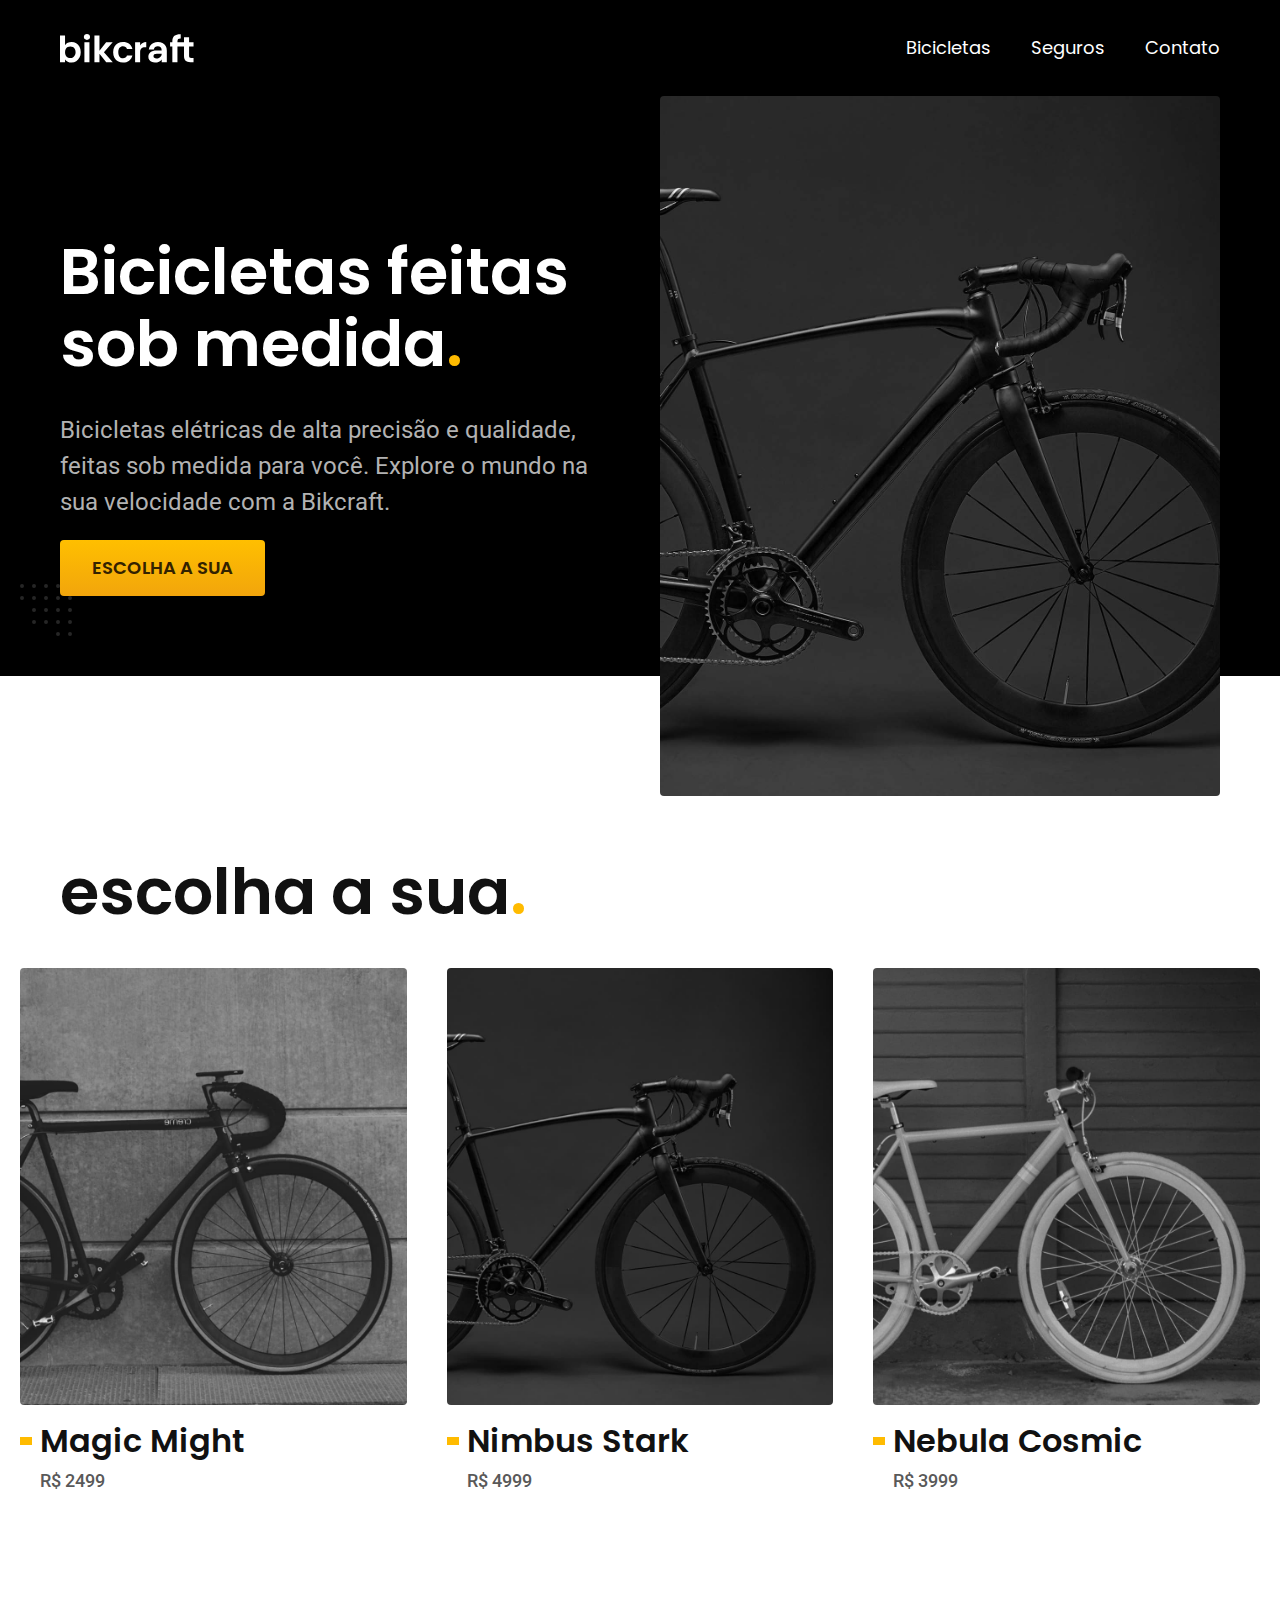
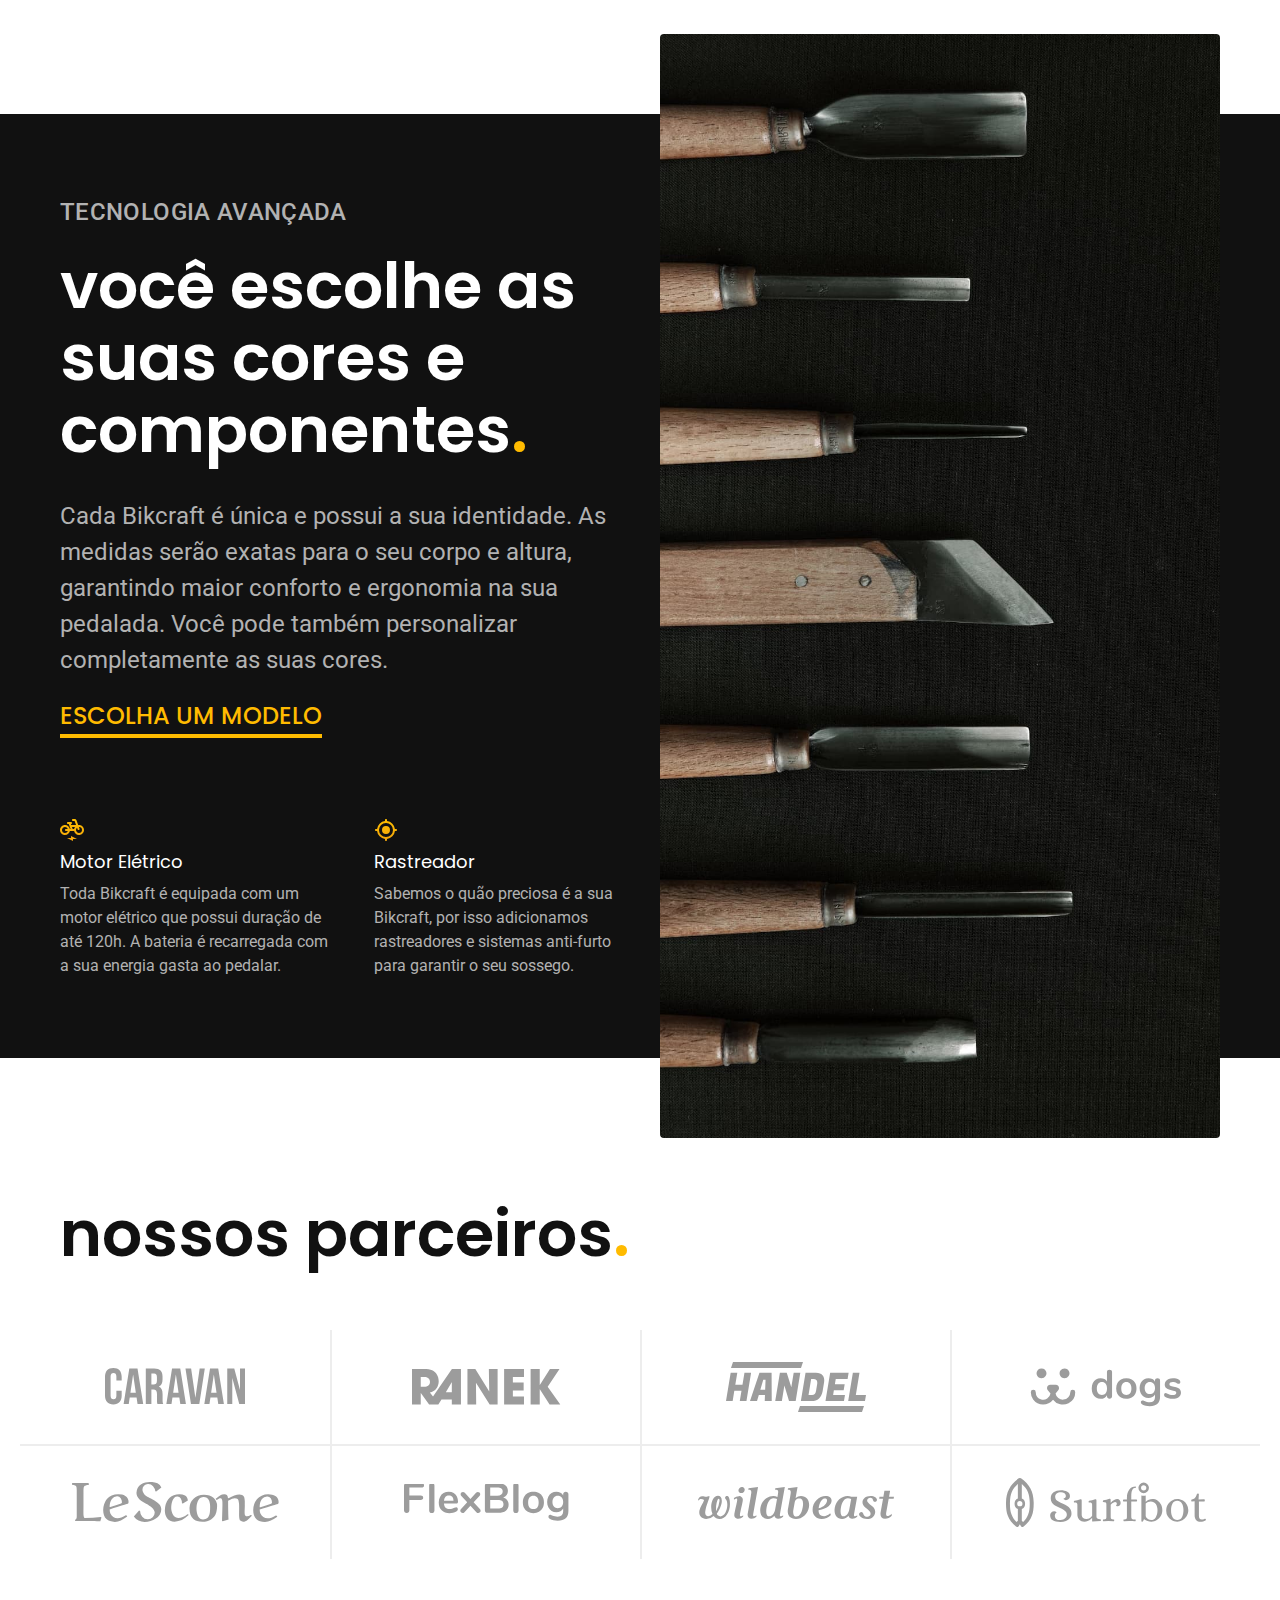
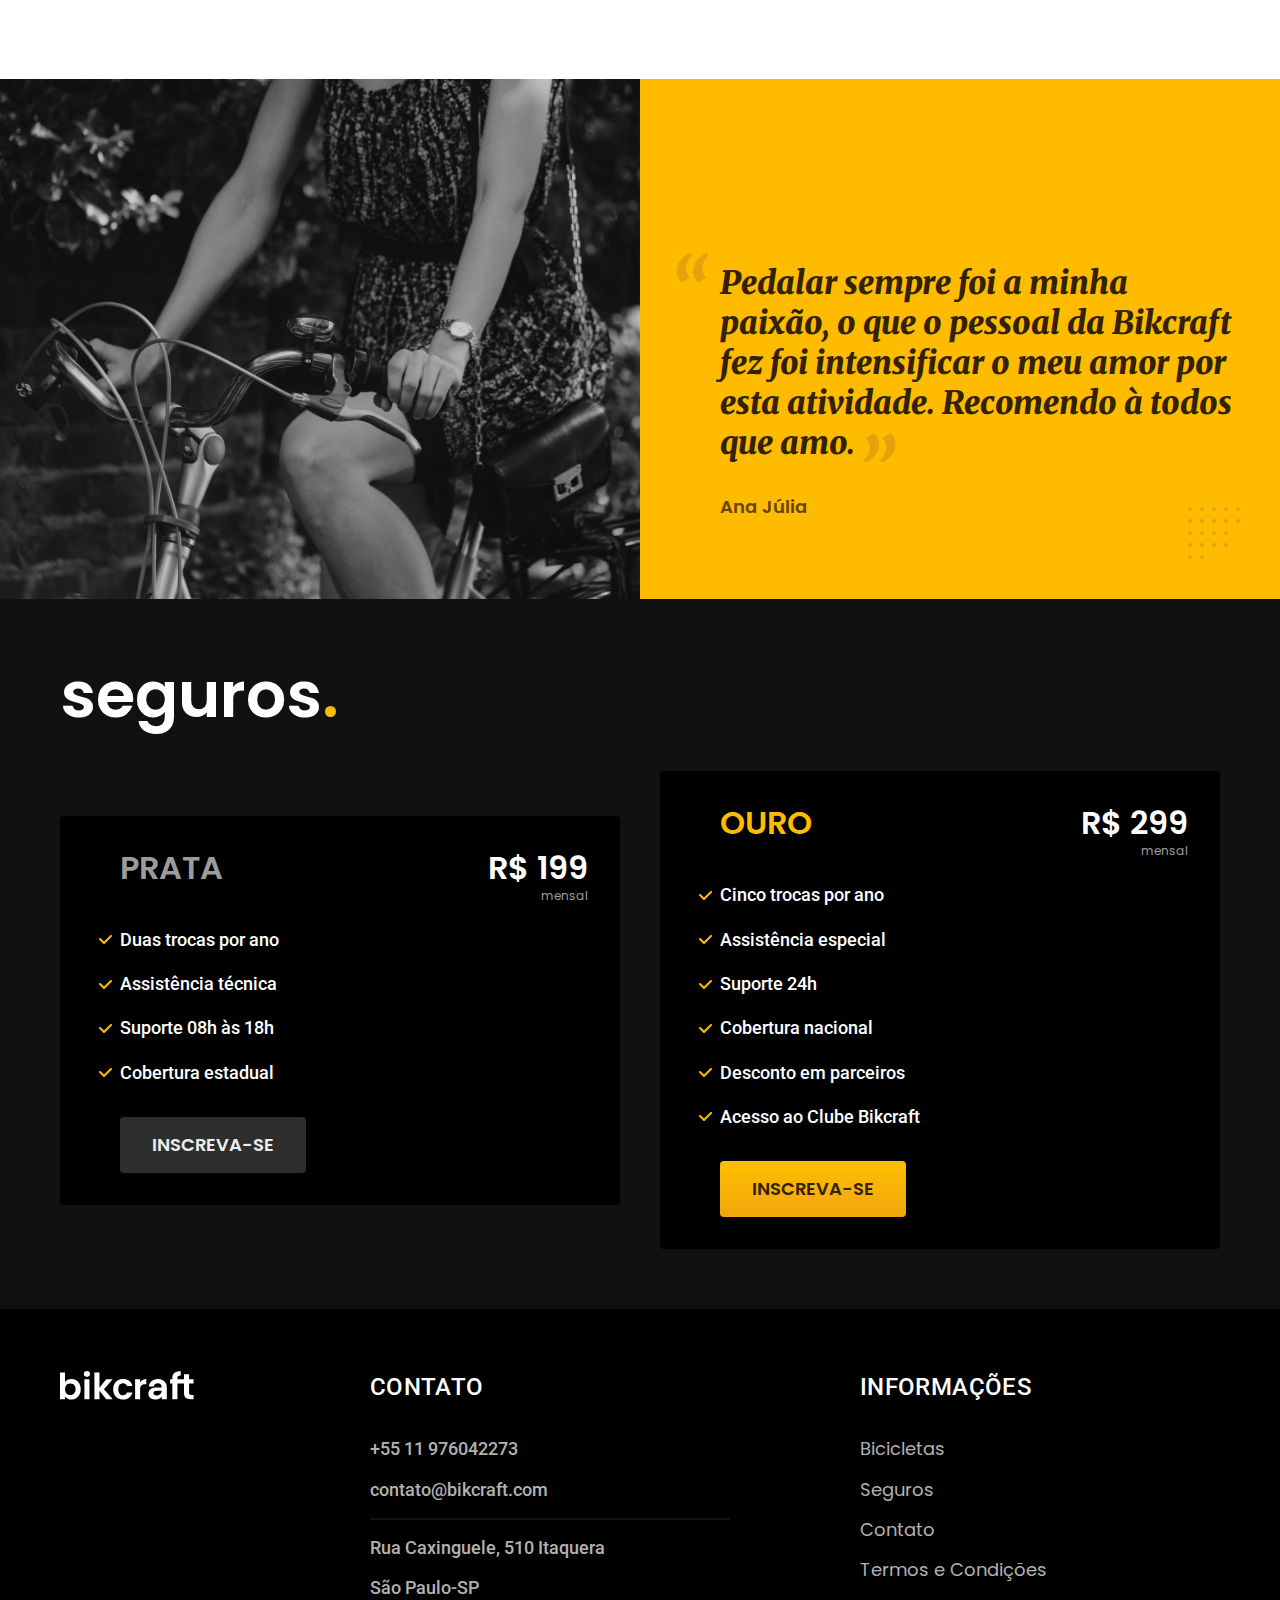
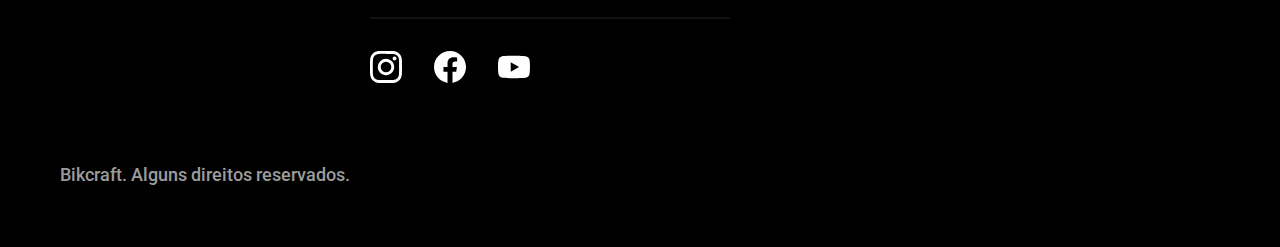
<file: index.html>
<!DOCTYPE html>
<html lang="pt-br">

<head>
  <meta charset="UTF-8">
  <meta name="viewport" content="width=device-width, initial-scale=1.0">

  <title>Bikcraft - Bicicletas Elétricas</title>
  <meta name="description" content="Bicicletas elétricas de alta precisão e qualidade, feitas sob medida para o cliente. Explore o mundo na sua velocidade com a Bikcraft.">



  <link rel="preload" href="./css/style.css" as="style">
  <link rel="stylesheet" href="./css/style.css">
  <script>document.documentElement.classList.add('js');</script>





  <link rel="preconnect" href="https://fonts.googleapis.com">
  <link rel="preconnect" href="https://fonts.gstatic.com" crossorigin>
  <link href="https://fonts.googleapis.com/css2?family=Merriweather:ital,wght@1,900&family=Poppins:wght@400;500;600&family=Roboto:wght@400;500&display=swap" rel="stylesheet">


</head>

<body>
  <header class="header-bg">
    <div class="header container">
      <a href="./">
        <img src="./img/bikcraft.svg" width="136" height="32" alt="Bikcraft">
      </a>

      <nav aria-label="primaria">
        <ul class="header-menu font-1-m cor-0">
          <li><a href="./bicicletas.html">Bicicletas</a></li>
          <li><a href="./seguros.html">Seguros</a></li>
          <li><a href="./contato.html">Contato</a></li>
        </ul>
      </nav>
    </div>
  </header>

  <main class="introducao-bg">
    <div class="introducao container">
      <div class="introducao-conteudo">
        <h1 class="font-1-xxl cor-0 fadeInDown" data-anime="200">Bicicletas feitas sob medida<span class="cor-p1">.</span></h1>
        <p class="font-2-l cor-5 fadeInDown" data-anime="400">Bicicletas elétricas de alta precisão e qualidade, feitas sob medida para você. Explore o mundo na sua velocidade com a Bikcraft.</p>
        <a class="botao fadeInDown" data-anime="600" href="./bicicletas.html">Escolha a sua</a>
      </div>
      <picture data-anime="800" class="fadeInDown">
        <source media="(max-width: 800px)" srcset="./img/bicicletas/nimbus.jpg">
        <img src="./img/fotos/introducao.jpg" width="1280" height="1600" alt="Bicicleta elétrica preta.">
      </picture>
    </div>
  </main>

  <article class="bicicletas-lista">
    <h2 class="container font-1-xxl">escolha a sua<span class="cor-p1">.</span></h2>

    <ul>
      <li>
        <a href="./bicicletas/magic.html">
          <img src="./img/bicicletas/magic-home.jpg" alt="Bicicleta preta" width="920" height="1040">
          <h3 class="font-1-xl">Magic Might</h3>
          <span class="font-2-m cor-8">R$ 2499</span>
        </a>
      </li>
      <li>
        <a href="./bicicletas/nimbus.html">
          <img src="./img/bicicletas/nimbus-home.jpg" alt="Bicicleta preta" width="920" height="1040">
          <h3 class="font-1-xl">Nimbus Stark</h3>
          <span class="font-2-m cor-8">R$ 4999</span>
        </a>
      </li>
      <li>
        <a href="./bicicletas/nebula.html">
          <img src="./img/bicicletas/nebula-home.jpg" alt="Bicicleta preta" width="920" height="1040">
          <h3 class="font-1-xl">Nebula Cosmic</h3>
          <span class="font-2-m cor-8">R$ 3999</span>
        </a>
      </li>
    </ul>
  </article>

  <article class="tecnologia-bg">
    <div class="tecnologia container">
      <div class="tecnologia-conteudo">
        <span class="font-2-l-b cor-5">Tecnologia Avançada</span>
        <h2 class="font-1-xxl cor-0">você escolhe as suas cores e componentes<span class="cor-p1">.</span></h2>
        <p class="font-2-l cor-5">Cada Bikcraft é única e possui a sua identidade. As medidas serão exatas para o seu corpo e altura, garantindo maior conforto e ergonomia na sua pedalada. Você pode também personalizar completamente as suas cores.</p>
        <a class="link" href="./bicicletas.html">Escolha um modelo</a>
        <div class="tecnologia-vantagens">
          <div>
            <img src="./img/icones/eletrica.svg" width="24" height="24" alt="">
            <h3 class="font-1-m cor-0">Motor Elétrico</h3>
            <p class="font-2-s cor-5">Toda Bikcraft é equipada com um motor elétrico que possui duração de até 120h. A bateria é recarregada com a sua energia gasta ao pedalar.</p>
          </div>
          <div>
            <img src="./img/icones/rastreador.svg" width="24" height="24" alt="">
            <h3 class="font-1-m cor-0">Rastreador</h3>
            <p class="font-2-s cor-5">Sabemos o quão preciosa é a sua Bikcraft, por isso adicionamos rastreadores e sistemas anti-furto para garantir o seu sossego.</p>
          </div>
        </div>
      </div>
      <div class="tecnologia-imagem">
        <img src="./img/fotos/tecnologia.jpg" width="1200" height="1920" alt="">
      </div>
    </div>
  </article>

  <section class="parceiros" aria-label="Nossos Parceiros">
    <h2 class="container font-1-xxl">nossos parceiros<span class="cor-p1">.</span></h2>

    <ul>
      <li><img src="./img/parceiros/caravan.svg" alt="Caravan" width="140" height="38"></li>
      <li><img src="./img/parceiros/ranek.svg" alt="Ranek" width="149" height="36"></li>
      <li><img src="./img/parceiros/handel.svg" alt="Handel" width="140" height="50"></li>
      <li><img src="./img/parceiros/dogs.svg" alt="Dogs" width="152" height="39"></li>
      <li><img src="./img/parceiros/lescone.svg" alt="LeScone" width="208" height="41"></li>
      <li><img src="./img/parceiros/flexblog.svg" alt="FlexBlog" width="165" height="38"></li>
      <li><img src="./img/parceiros/wildbeast.svg" alt="Wildbeast" width="196" height="34"></li>
      <li><img src="./img/parceiros/surfbot.svg" alt="Surfbot" width="200" height="49"></li>
    </ul>
  </section>

  <section class="depoimento" aria-label="Depoimento">
    <div>
      <img src="./img/fotos/depoimento.jpg" width="1560" height="1360" alt="Pessoa pedalando uma bicicleta Bikcraft">
    </div>
    <div class="depoimento-conteudo">
      <blockquote class="font-1-xl cor-p5">
        <p>Pedalar sempre foi a minha paixão, o que o pessoal da Bikcraft fez foi intensificar o meu amor por esta atividade. Recomendo à todos que amo.</p>
      </blockquote>
      <span class="font-1-m-b cor-p4">Ana Júlia</span>
    </div>
  </section>

  <article class="seguros-bg">
    <div class="seguros container">
      <h2 class="font-1-xxl cor-0">seguros<span class="cor-p1">.</span></h2>


      <div class="seguros-item">
        <h3 class="font-1-xl cor-6">PRATA</h3>
        <span class="font-1-xl cor-0">R$ 199 <span class="font-1-xs cor-6">mensal</span></span>
        <ul class="font-2-m cor-0">

          <li>Duas trocas por ano</li>
          <li>Assistência técnica</li>
          <li>Suporte 08h às 18h</li>
          <li>Cobertura estadual</li>

        </ul>
        <a class="botao secundario" href="./orcamento.html">Inscreva-se</a>
      </div>

      <div class="seguros-item">
        <h3 class="font-1-xl cor-p1">OURO</h3>
        <span class="font-1-xl cor-0">R$ 299 <span class="font-1-xs cor-6">mensal</span></span>

        <ul class="font-2-m cor-0">
          <li>Cinco trocas por ano</li>
          <li>Assistência especial</li>
          <li>Suporte 24h</li>
          <li>Cobertura nacional</li>
          <li>Desconto em parceiros</li>
          <li>Acesso ao Clube Bikcraft</li>
        </ul>

        <a class="botao" href="./orcamento.html">Inscreva-se</a>
      </div>
    </div>
  </article>

  <footer class="footer-bg">
    <div class="footer container">
      <img src="./img/bikcraft.svg" width="136" height="32" alt="Bikcraft">
      <div class="footer-contato">
        <h3 class="font-2-l-b cor-0">Contato</h3>
        <ul class="font-2-m cor-5">
          <li><a href="tel:+552199999999">+55 11 976042273</a></li>
          <li><a href="mailto:contato@bikcraft.com">contato@bikcraft.com</a></li>
          <li>Rua Caxinguele, 510 Itaquera</li>
          <li>São Paulo-SP </li>
        </ul>
        <div class="footer-redes">
          <a href="./">
            <img src="./img/redes/instagram.svg" width="32" height="32" alt="Instagram">
          </a>
          <a href="./">
            <img src="./img/redes/facebook.svg" width="32" height="32" alt="Facebook">
          </a>
          <a href="./">
            <img src="./img/redes/youtube.svg" width="32" height="32" alt="Youtube">
          </a>
        </div>
      </div>
      <div class="footer-informacoes">
        <h3 class="font-2-l-b cor-0">Informações</h3>
        <nav>
          <ul class="font-1-m cor-5">
            <li><a href="./bicicletas.html">Bicicletas</a></li>
            <li><a href="./seguros.html">Seguros</a></li>
            <li><a href="./contato.html">Contato</a></li>
            <li><a href="./termos.html">Termos e Condições</a></li>
          </ul>
        </nav>
      </div>
      <p class="footer-copy font-2-m cor-6">Bikcraft. Alguns direitos reservados.</p>
    </div>
  </footer>

  <script src="./js/plugins/simple-anime.js"></script>
  <script src="./js/script.js"></script>
</body>

</html>
</file>
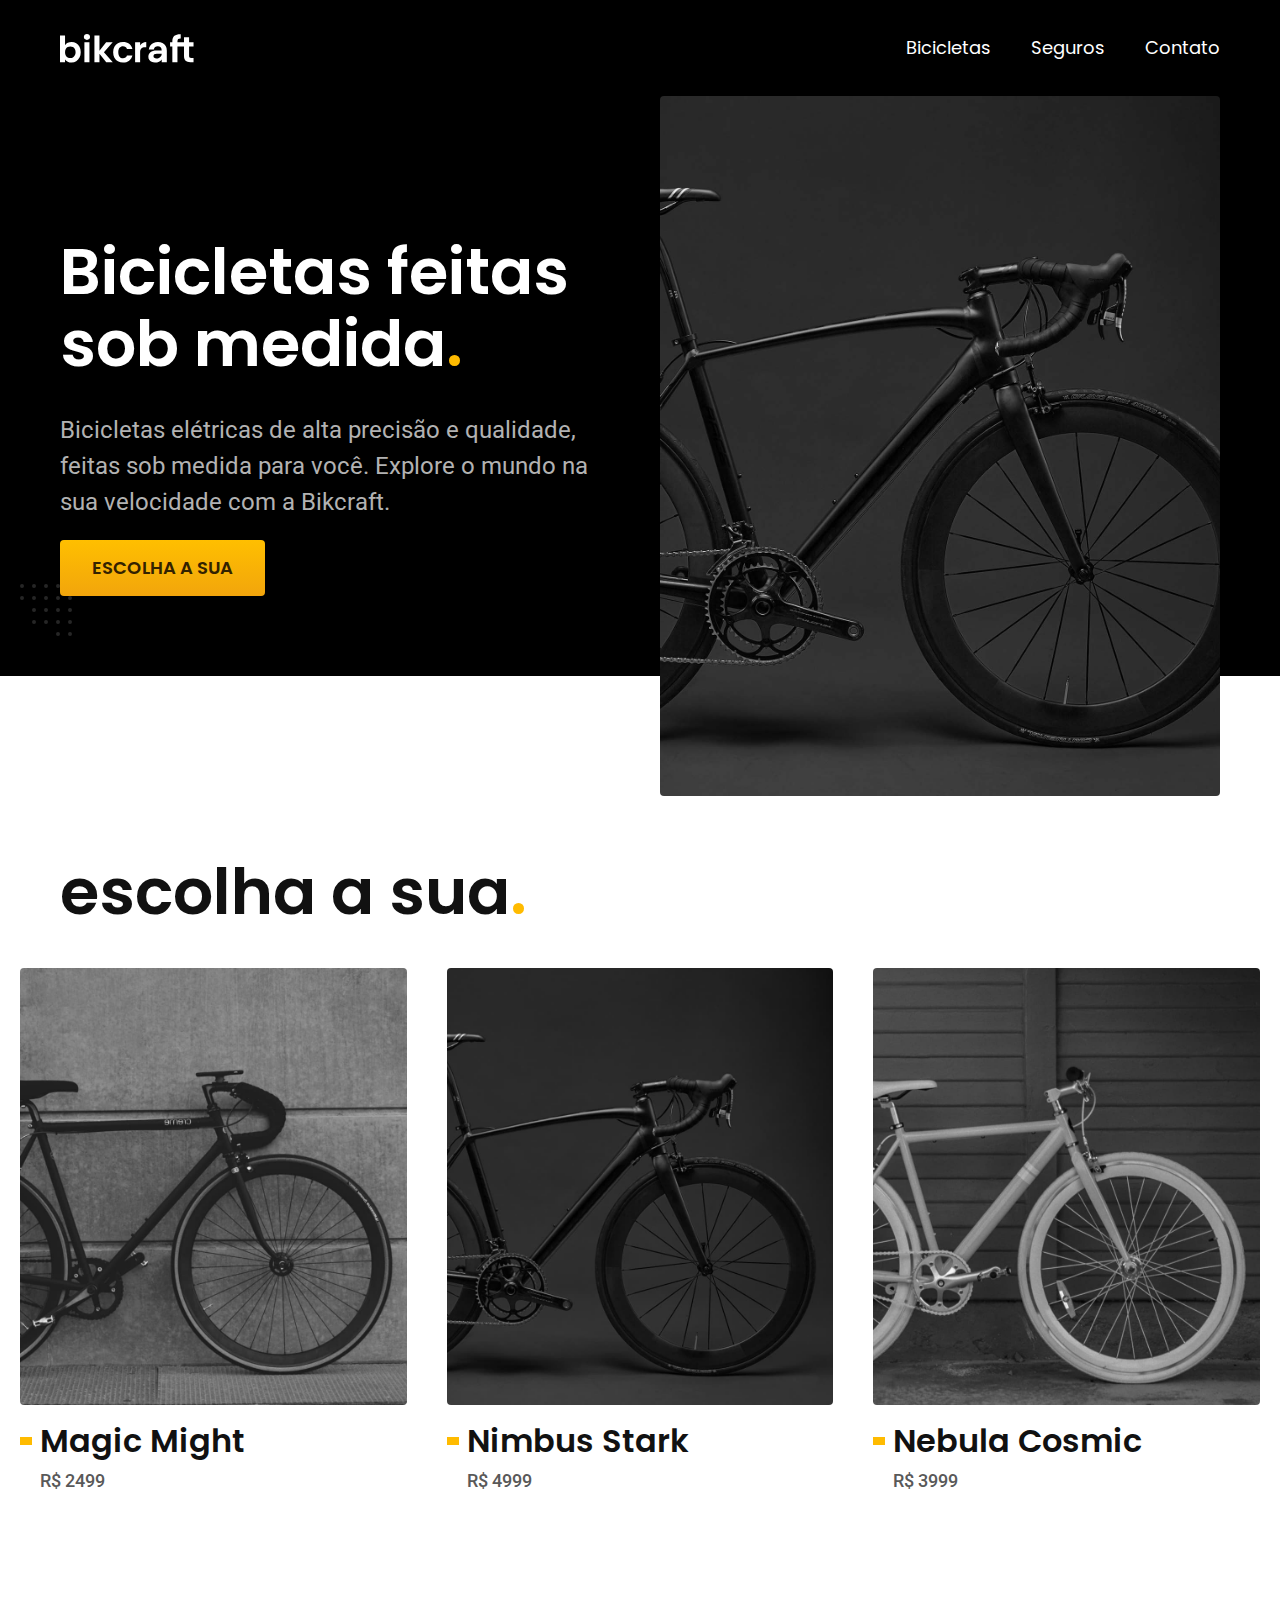
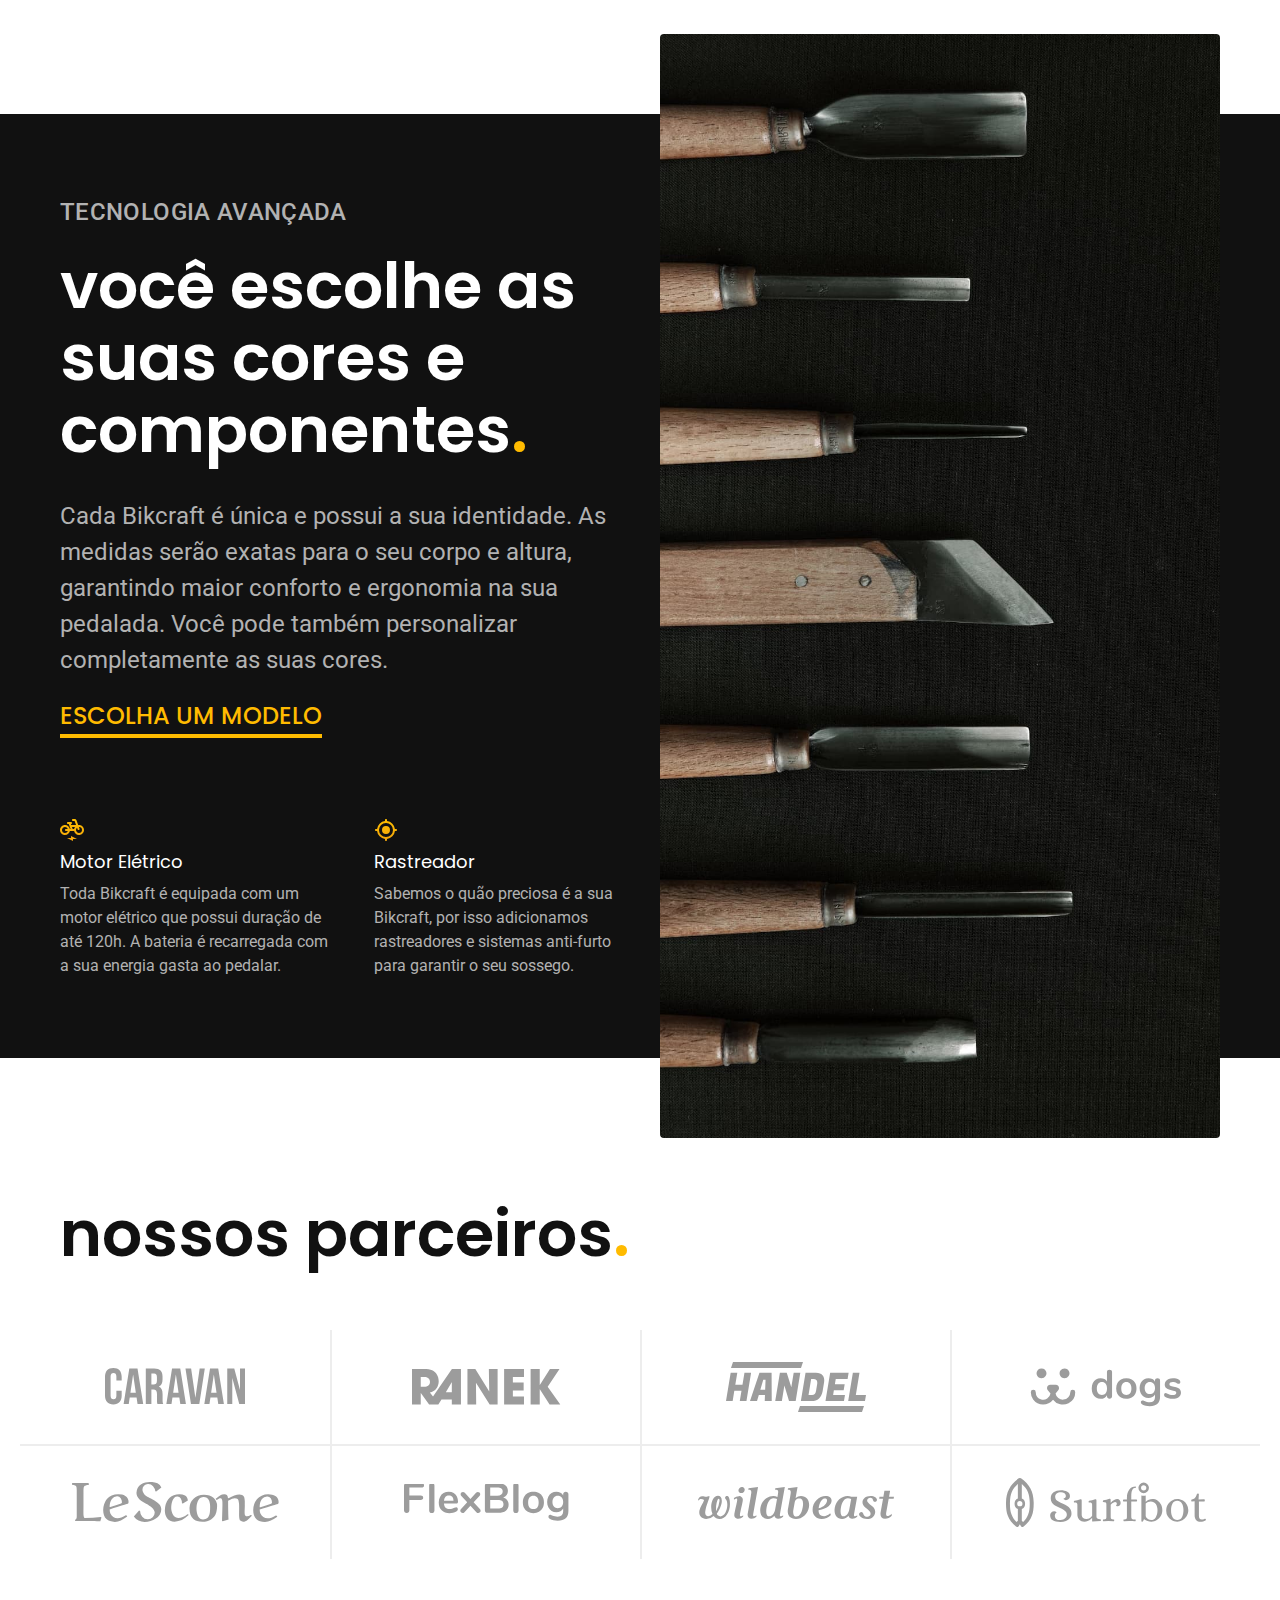
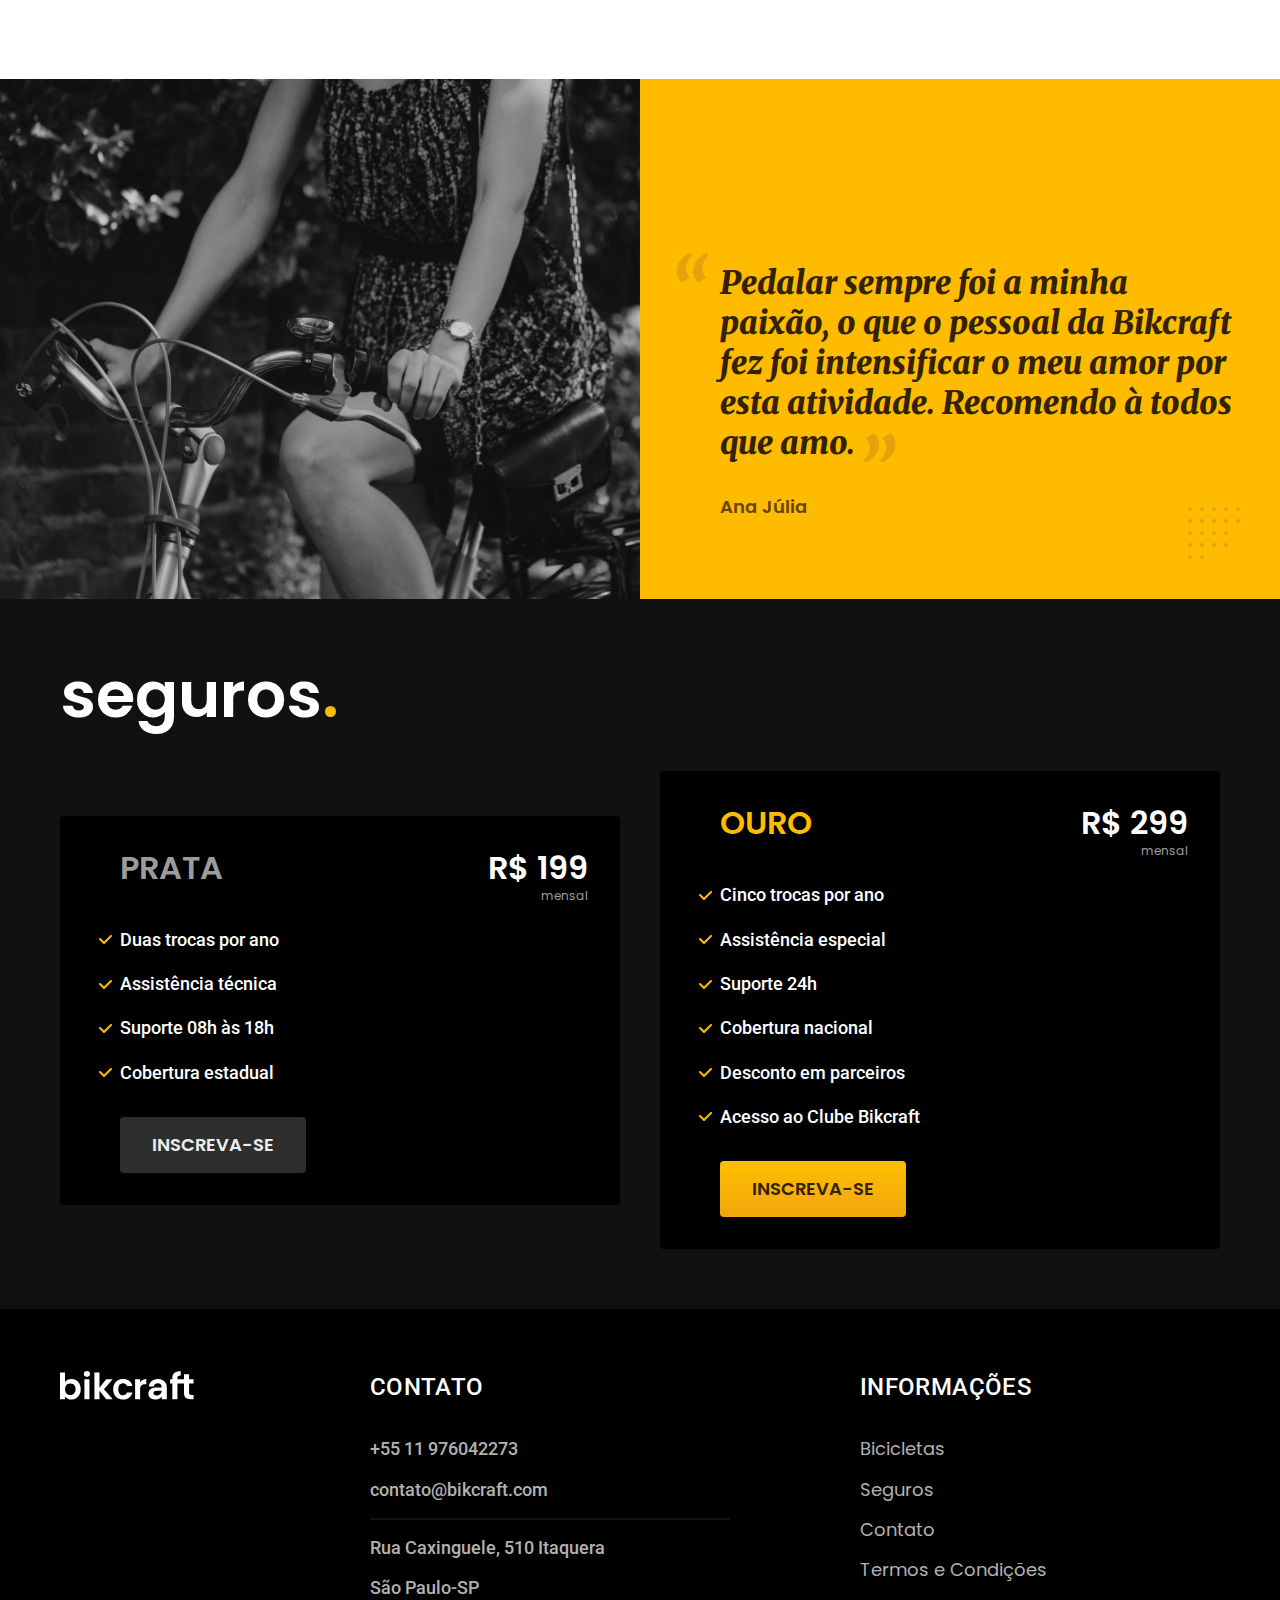
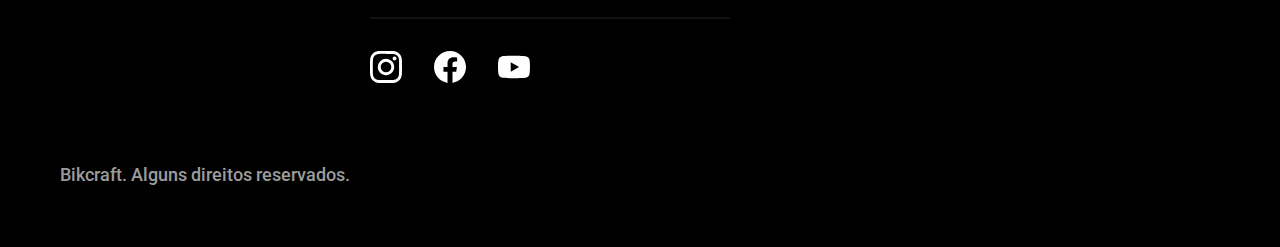
<file: bikcraft/index.html>
<!DOCTYPE html>
<html lang="pt-br">

<head>
  <meta charset="UTF-8">
  <meta name="viewport" content="width=device-width, initial-scale=1.0">

  <title>Bikcraft - Bicicletas Elétricas</title>
  <meta name="description" content="Bicicletas elétricas de alta precisão e qualidade, feitas sob medida para o cliente. Explore o mundo na sua velocidade com a Bikcraft.">

  <link rel="preload" href="./css/style.css" as="style">
  <link rel="stylesheet" href="./css/style.css">
  <script>document.documentElement.classList.add('js');</script>





  <link rel="preconnect" href="https://fonts.googleapis.com">
  <link rel="preconnect" href="https://fonts.gstatic.com" crossorigin>
  <link href="https://fonts.googleapis.com/css2?family=Merriweather:ital,wght@1,900&family=Poppins:wght@400;500;600&family=Roboto:wght@400;500&display=swap" rel="stylesheet">


</head>

<body>
  <header class="header-bg">
    <div class="header container">
      <a href="./">
        <img src="./img/bikcraft.svg" width="136" height="32" alt="Bikcraft">
      </a>

      <nav aria-label="primaria">
        <ul class="header-menu font-1-m cor-0">
          <li><a href="./bicicletas.html">Bicicletas</a></li>
          <li><a href="./seguros.html">Seguros</a></li>
          <li><a href="./contato.html">Contato</a></li>
        </ul>
      </nav>
    </div>
  </header>

  <main class="introducao-bg">
    <div class="introducao container">
      <div class="introducao-conteudo">
        <h1 class="font-1-xxl cor-0 fadeInDown" data-anime="200">Bicicletas feitas sob medida<span class="cor-p1">.</span></h1>
        <p class="font-2-l cor-5 fadeInDown" data-anime="400">Bicicletas elétricas de alta precisão e qualidade, feitas sob medida para você. Explore o mundo na sua velocidade com a Bikcraft.</p>
        <a class="botao fadeInDown" data-anime="600" href="./bicicletas.html">Escolha a sua</a>
      </div>
      <picture data-anime="800" class="fadeInDown">
        <source media="(max-width: 800px)" srcset="./img/bicicletas/nimbus.jpg">
        <img src="./img/fotos/introducao.jpg" width="1280" height="1600" alt="Bicicleta elétrica preta.">
      </picture>
    </div>
  </main>

  <article class="bicicletas-lista">
    <h2 class="container font-1-xxl">escolha a sua<span class="cor-p1">.</span></h2>

    <ul>
      <li>
        <a href="./bicicletas/magic.html">
          <img src="./img/bicicletas/magic-home.jpg" alt="Bicicleta preta" width="920" height="1040">
          <h3 class="font-1-xl">Magic Might</h3>
          <span class="font-2-m cor-8">R$ 2499</span>
        </a>
      </li>
      <li>
        <a href="./bicicletas/nimbus.html">
          <img src="./img/bicicletas/nimbus-home.jpg" alt="Bicicleta preta" width="920" height="1040">
          <h3 class="font-1-xl">Nimbus Stark</h3>
          <span class="font-2-m cor-8">R$ 4999</span>
        </a>
      </li>
      <li>
        <a href="./bicicletas/nebula.html">
          <img src="./img/bicicletas/nebula-home.jpg" alt="Bicicleta preta" width="920" height="1040">
          <h3 class="font-1-xl">Nebula Cosmic</h3>
          <span class="font-2-m cor-8">R$ 3999</span>
        </a>
      </li>
    </ul>
  </article>

  <article class="tecnologia-bg">
    <div class="tecnologia container">
      <div class="tecnologia-conteudo">
        <span class="font-2-l-b cor-5">Tecnologia Avançada</span>
        <h2 class="font-1-xxl cor-0">você escolhe as suas cores e componentes<span class="cor-p1">.</span></h2>
        <p class="font-2-l cor-5">Cada Bikcraft é única e possui a sua identidade. As medidas serão exatas para o seu corpo e altura, garantindo maior conforto e ergonomia na sua pedalada. Você pode também personalizar completamente as suas cores.</p>
        <a class="link" href="./bicicletas.html">Escolha um modelo</a>
        <div class="tecnologia-vantagens">
          <div>
            <img src="./img/icones/eletrica.svg" width="24" height="24" alt="">
            <h3 class="font-1-m cor-0">Motor Elétrico</h3>
            <p class="font-2-s cor-5">Toda Bikcraft é equipada com um motor elétrico que possui duração de até 120h. A bateria é recarregada com a sua energia gasta ao pedalar.</p>
          </div>
          <div>
            <img src="./img/icones/rastreador.svg" width="24" height="24" alt="">
            <h3 class="font-1-m cor-0">Rastreador</h3>
            <p class="font-2-s cor-5">Sabemos o quão preciosa é a sua Bikcraft, por isso adicionamos rastreadores e sistemas anti-furto para garantir o seu sossego.</p>
          </div>
        </div>
      </div>
      <div class="tecnologia-imagem">
        <img src="./img/fotos/tecnologia.jpg" width="1200" height="1920" alt="">
      </div>
    </div>
  </article>

  <section class="parceiros" aria-label="Nossos Parceiros">
    <h2 class="container font-1-xxl">nossos parceiros<span class="cor-p1">.</span></h2>

    <ul>
      <li><img src="./img/parceiros/caravan.svg" alt="Caravan" width="140" height="38"></li>
      <li><img src="./img/parceiros/ranek.svg" alt="Ranek" width="149" height="36"></li>
      <li><img src="./img/parceiros/handel.svg" alt="Handel" width="140" height="50"></li>
      <li><img src="./img/parceiros/dogs.svg" alt="Dogs" width="152" height="39"></li>
      <li><img src="./img/parceiros/lescone.svg" alt="LeScone" width="208" height="41"></li>
      <li><img src="./img/parceiros/flexblog.svg" alt="FlexBlog" width="165" height="38"></li>
      <li><img src="./img/parceiros/wildbeast.svg" alt="Wildbeast" width="196" height="34"></li>
      <li><img src="./img/parceiros/surfbot.svg" alt="Surfbot" width="200" height="49"></li>
    </ul>
  </section>

  <section class="depoimento" aria-label="Depoimento">
    <div>
      <img src="./img/fotos/depoimento.jpg" width="1560" height="1360" alt="Pessoa pedalando uma bicicleta Bikcraft">
    </div>
    <div class="depoimento-conteudo">
      <blockquote class="font-1-xl cor-p5">
        <p>Pedalar sempre foi a minha paixão, o que o pessoal da Bikcraft fez foi intensificar o meu amor por esta atividade. Recomendo à todos que amo.</p>
      </blockquote>
      <span class="font-1-m-b cor-p4">Ana Júlia</span>
    </div>
  </section>

  <article class="seguros-bg">
    <div class="seguros container">
      <h2 class="font-1-xxl cor-0">seguros<span class="cor-p1">.</span></h2>


      <div class="seguros-item">
        <h3 class="font-1-xl cor-6">PRATA</h3>
        <span class="font-1-xl cor-0">R$ 199 <span class="font-1-xs cor-6">mensal</span></span>
        <ul class="font-2-m cor-0">

          <li>Duas trocas por ano</li>
          <li>Assistência técnica</li>
          <li>Suporte 08h às 18h</li>
          <li>Cobertura estadual</li>

        </ul>
        <a class="botao secundario" href="./orcamento.html">Inscreva-se</a>
      </div>

      <div class="seguros-item">
        <h3 class="font-1-xl cor-p1">OURO</h3>
        <span class="font-1-xl cor-0">R$ 299 <span class="font-1-xs cor-6">mensal</span></span>

        <ul class="font-2-m cor-0">
          <li>Cinco trocas por ano</li>
          <li>Assistência especial</li>
          <li>Suporte 24h</li>
          <li>Cobertura nacional</li>
          <li>Desconto em parceiros</li>
          <li>Acesso ao Clube Bikcraft</li>
        </ul>

        <a class="botao" href="./orcamento.html">Inscreva-se</a>
      </div>
    </div>
  </article>

  <footer class="footer-bg">
    <div class="footer container">
      <img src="./img/bikcraft.svg" width="136" height="32" alt="Bikcraft">
      <div class="footer-contato">
        <h3 class="font-2-l-b cor-0">Contato</h3>
        <ul class="font-2-m cor-5">
          <li><a href="tel:+552199999999">+55 11 976042273</a></li>
          <li><a href="mailto:contato@bikcraft.com">contato@bikcraft.com</a></li>
          <li>Rua Caxinguele, 510 Itaquera</li>
          <li>São Paulo-SP </li>
        </ul>
        <div class="footer-redes">
          <a href="./">
            <img src="./img/redes/instagram.svg" width="32" height="32" alt="Instagram">
          </a>
          <a href="./">
            <img src="./img/redes/facebook.svg" width="32" height="32" alt="Facebook">
          </a>
          <a href="./">
            <img src="./img/redes/youtube.svg" width="32" height="32" alt="Youtube">
          </a>
        </div>
      </div>
      <div class="footer-informacoes">
        <h3 class="font-2-l-b cor-0">Informações</h3>
        <nav>
          <ul class="font-1-m cor-5">
            <li><a href="./bicicletas.html">Bicicletas</a></li>
            <li><a href="./seguros.html">Seguros</a></li>
            <li><a href="./contato.html">Contato</a></li>
            <li><a href="./termos.html">Termos e Condições</a></li>
          </ul>
        </nav>
      </div>
      <p class="footer-copy font-2-m cor-6">Bikcraft. Alguns direitos reservados.</p>
    </div>
  </footer>

  <script src="./js/plugins/simple-anime.js"></script>
  <script src="./js/script.js"></script>
</body>

</html>
</file>
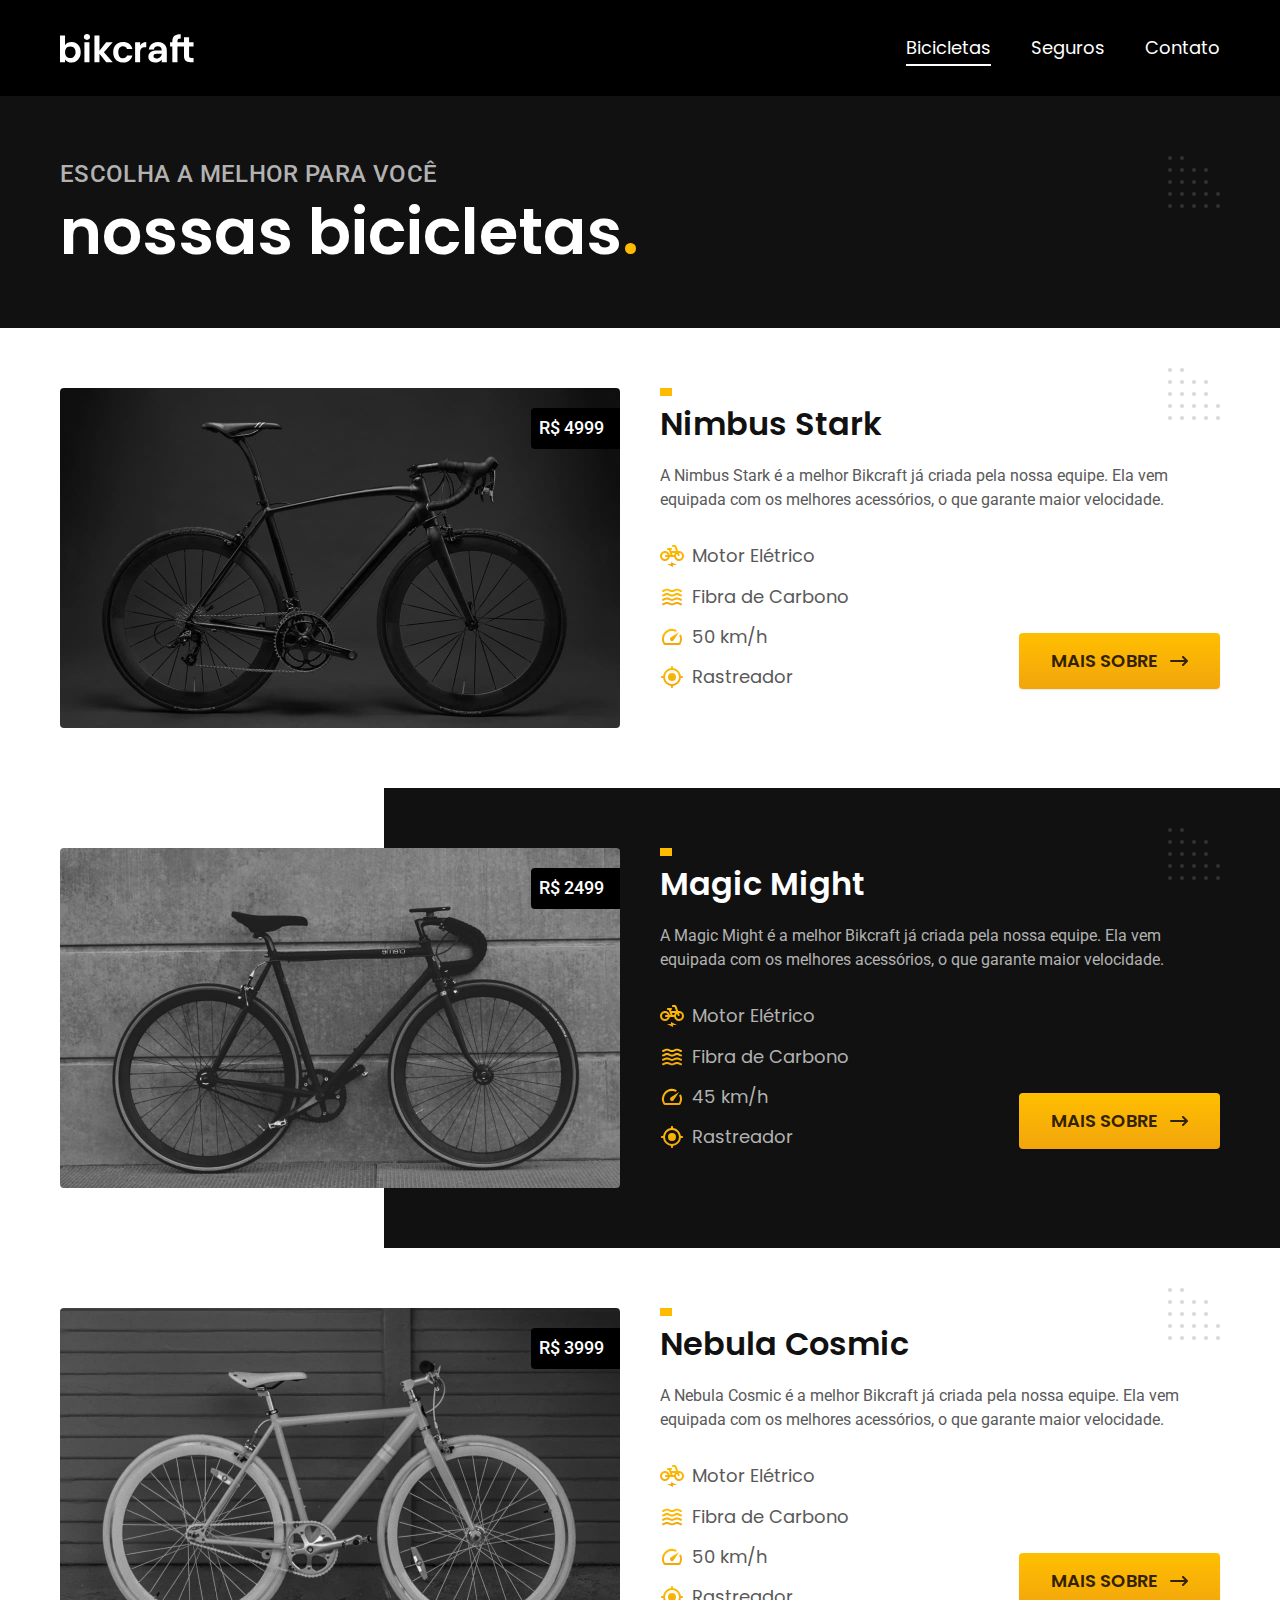
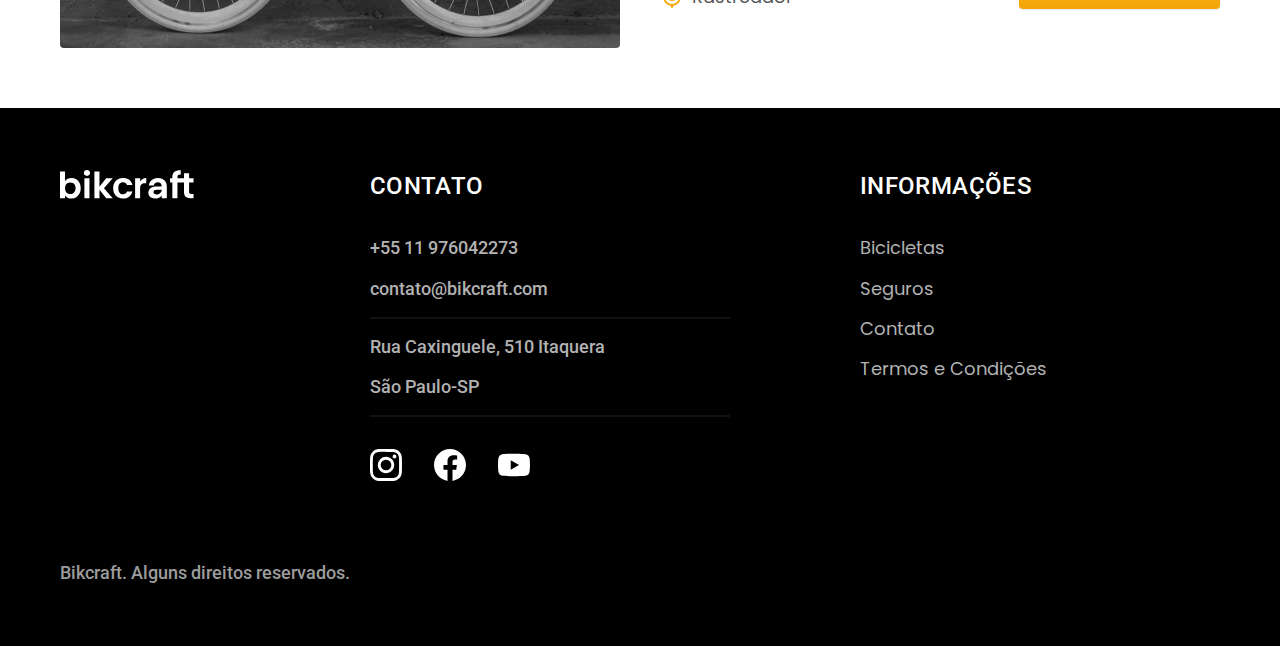
<file: bicicletas.html>
<!DOCTYPE html>
<html lang="pt-br">

<head>
  <meta charset="UTF-8">
  <meta name="viewport" content="width=device-width, initial-scale=1.0">

  <title>Bicicletas | Bikcraft</title>
  <meta name="description" content="Bicicletas">

  <link rel="preload" href="./css/style.css" as="style">
  <link rel="stylesheet" href="./css/style.css">
  <script>document.documentElement.classList.add('js');</script>


  <link rel="preconnect" href="https://fonts.googleapis.com">
  <link rel="preconnect" href="https://fonts.gstatic.com" crossorigin>
  <link href="https://fonts.googleapis.com/css2?family=Merriweather:ital,wght@1,900&family=Poppins:wght@400;500;600&family=Roboto:wght@400;500&display=swap" rel="stylesheet">
</head>

<body id="bicicletas">

  <header class="header-bg">
    <div class="header container">
      <a href="./">
        <img src="./img/bikcraft.svg" alt="Bikcraft">
      </a>

      <nav aria-label="primaria">
        <ul class="header-menu font-1-m cor-0">
          <li><a href="./bicicletas.html">Bicicletas</a></li>
          <li><a href="./seguros.html">Seguros</a></li>
          <li><a href="./contato.html">Contato</a></li>
        </ul>
      </nav>


    </div>


  </header>



  <main>
    <div class="titulo-bg">
      <div class="titulo container">
        <p class="font-2-l-b cor-5">Escolha a melhor para você</p>
        <h1 class="font-1-xxl cor-0">nossas bicicletas<span class="cor-p1">.</span></h1>
      </div>
    </div>

    <div class="bicicletas container">
      <div class="bicicletas-imagem">
        <img src="./img/bicicletas/nimbus.jpg" alt="Bicicleta preta">
        <span class="font-2-m cor-0">R$ 4999</span>
      </div>
      <div class="bicicletas-conteudo">
        <h2 class="font-1-xl">Nimbus Stark</h2>
        <p class="font-2-s cor-8">A Nimbus Stark é a melhor Bikcraft já criada pela nossa equipe. Ela vem equipada com os melhores acessórios, o que garante maior velocidade.</p>
        <ul class="font-1-m cor-8">
          <li>
            <img src="./img/icones/eletrica.svg" alt="">
            Motor Elétrico
          </li>
          <li>
            <img src="./img/icones/carbono.svg" alt="">
            Fibra de Carbono
          </li>
          <li>
            <img src="./img/icones/velocidade.svg" alt="">
            50 km/h
          </li>
          <li>
            <img src="./img/icones/rastreador.svg" alt="">
            Rastreador
          </li>
        </ul>
        <a class="botao seta" href="./bicicletas/nimbus.html">Mais Sobre</a>
      </div>

    </div>

    <div class="bicicletas-bg">
      <div class="bicicletas container">
        <div class="bicicletas-imagem">
          <img src="./img/bicicletas/magic.jpg" alt="Bicicleta preta">
          <span class="font-2-m cor-0">R$ 2499</span>

        </div>
        <div class="bicicletas-conteudo">
          <h2 class="font-1-xl cor-0">Magic Might</h2>
          <p class="font-2-s cor-5">A Magic Might é a melhor Bikcraft já criada pela nossa equipe. Ela vem equipada com os melhores acessórios, o que garante maior velocidade.</p>
          <ul class="font-1-m cor-5">
            <li>
              <img src="./img/icones/eletrica.svg" alt="">
              Motor Elétrico
            </li>
            <li>
              <img src="./img/icones/carbono.svg" alt="">
              Fibra de Carbono
            </li>
            <li>
              <img src="./img/icones/velocidade.svg" alt="">
              45 km/h
            </li>
            <li>
              <img src="./img/icones/rastreador.svg" alt="">
              Rastreador
            </li>
          </ul>
          <a class="botao seta" href="./bicicletas/magic.html">Mais Sobre</a>
        </div>
      </div>
    </div>

    <div class="bicicletas container">
      <div class="bicicletas-imagem">
        <img src="./img/bicicletas/nebula.jpg" alt="Bicicleta preta">
        <span class="font-2-m cor-0">R$ 3999</span>
      </div>
      <div class="bicicletas-conteudo">
        <h2 class="font-1-xl">Nebula Cosmic</h2>
        <p class="font-2-s cor-8">A Nebula Cosmic é a melhor Bikcraft já criada pela nossa equipe. Ela vem equipada com os melhores acessórios, o que garante maior velocidade.</p>
        <ul class="font-1-m cor-8">
          <li>
            <img src="./img/icones/eletrica.svg" alt="">
            Motor Elétrico
          </li>
          <li>
            <img src="./img/icones/carbono.svg" alt="">
            Fibra de Carbono
          </li>
          <li>
            <img src="./img/icones/velocidade.svg" alt="">
            50 km/h
          </li>
          <li>
            <img src="./img/icones/rastreador.svg" alt="">
            Rastreador
          </li>
        </ul>
        <a class="botao seta" href="./bicicletas/nebula.html">Mais Sobre</a>
      </div>

    </div>

  </main>

  <footer class="footer-bg">
    <div class="footer container">
      <img src="./img/bikcraft.svg" alt="Bikcraft">
      <div class="footer-contato">
        <h3 class="font-2-l-b cor-0">Contato</h3>
        <ul class="font-2-m cor-5">
          <li><a href="tel:+552199999999">+55 11 976042273</a></li>
          <li><a href="mailto:contato@bikcraft.com">contato@bikcraft.com</a></li>
          <li>Rua Caxinguele, 510 Itaquera</li>
          <li>São Paulo-SP </li>
        </ul>
        <div class="footer-redes">
          <a href="./">
            <img src="./img/redes/instagram.svg" alt="Instagram">
          </a>
          <a href="./">
            <img src="./img/redes/facebook.svg" alt="Facebook">
          </a>
          <a href="./">
            <img src="./img/redes/youtube.svg" alt="Youtube">
          </a>
        </div>


      </div>

      <div class="footer-informacoes">
        <h3 class="font-2-l-b cor-0">Informações</h3>
        <nav>
          <ul class="font-1-m cor-5">
            <li><a href="./bicicletas.html">Bicicletas</a></li>
            <li><a href="./seguros.html">Seguros</a></li>
            <li><a href="./contato.html">Contato</a></li>
            <li><a href="./termos.html">Termos e Condições</a></li>
          </ul>
        </nav>
      </div>
      <p class="footer-copy font-2-m cor-6">Bikcraft. Alguns direitos reservados.</p>
    </div>



  </footer>

  <script src="./js/script.js"></script>
</body>

</html>
</file>
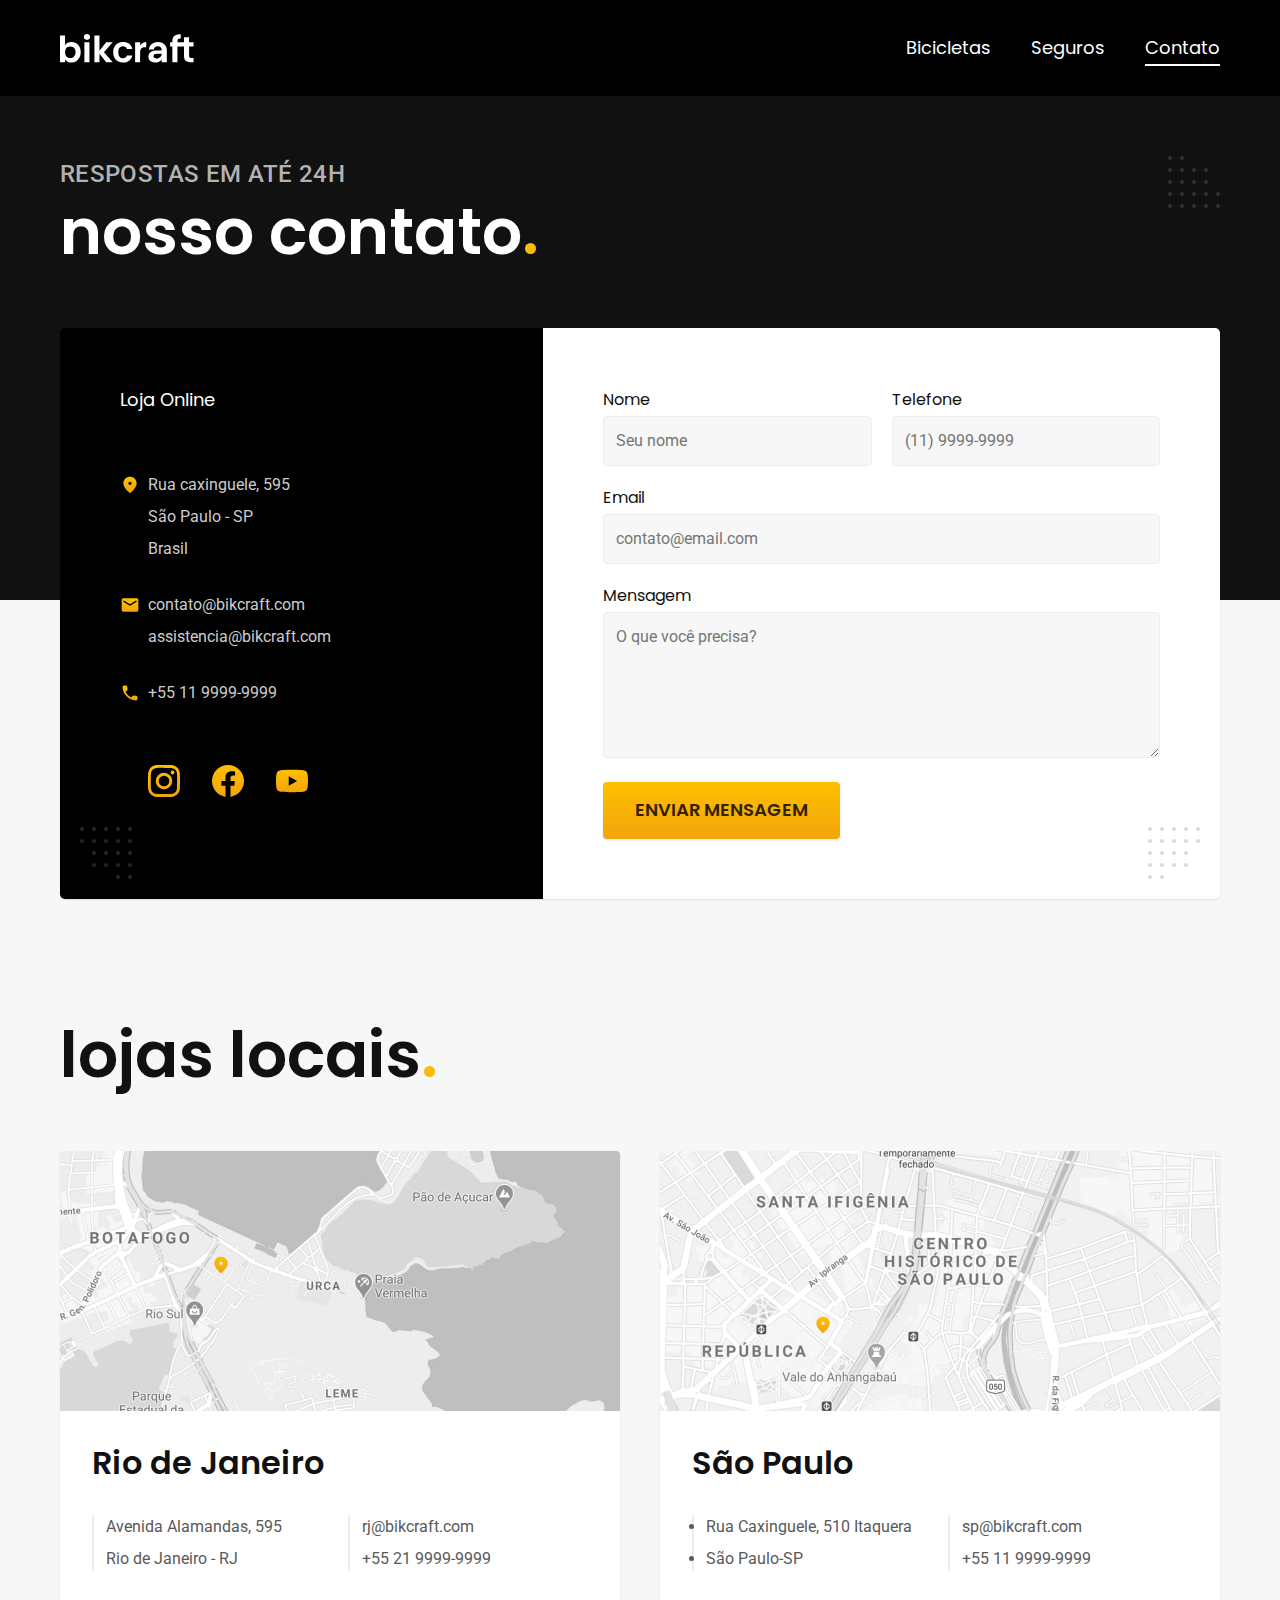
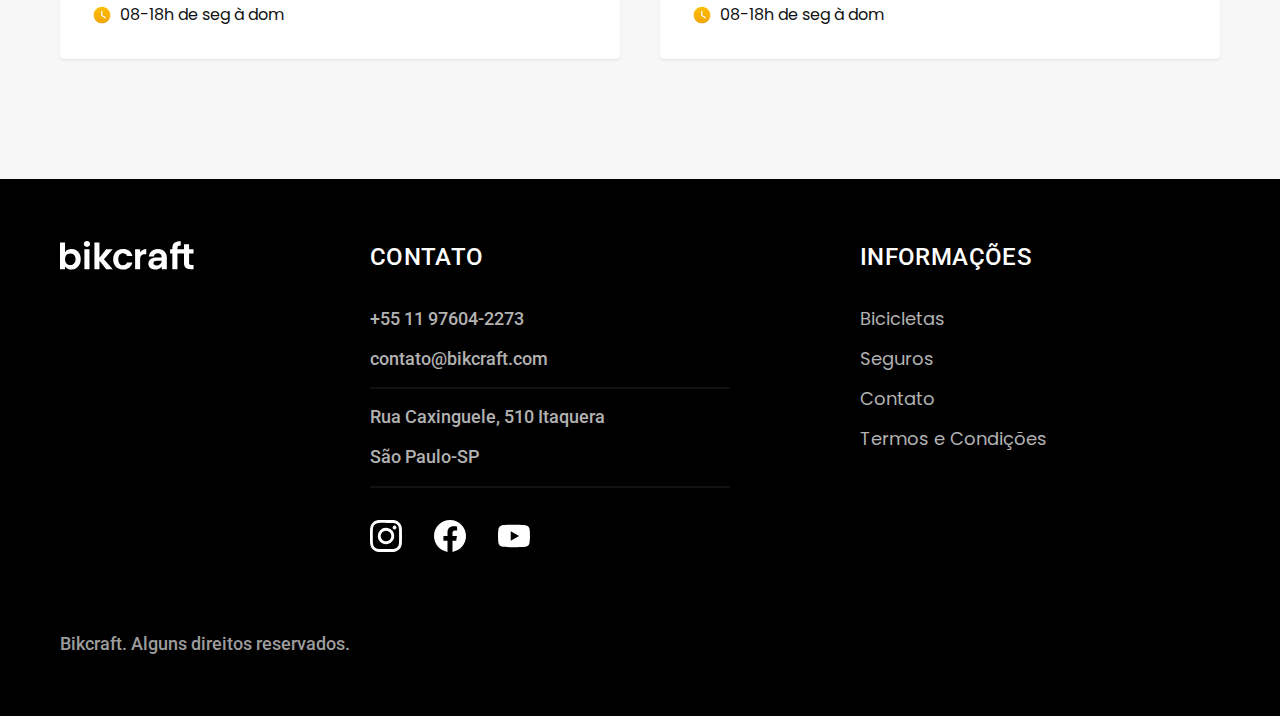
<file: contato.html>
<!DOCTYPE html>
<html lang="pt-br">

<head>
  <meta charset="UTF-8">
  <meta name="viewport" content="width=device-width, initial-scale=1.0">

  <title>Contato | Bikcraft</title>
  <meta name="description" content="Contato.">

  <link rel="preload" href="./css/style.css" as="style">
  <link rel="stylesheet" href="./css/style.css">
  <script>document.documentElement.classList.add('js');</script>


  <link rel="preconnect" href="https://fonts.googleapis.com">
  <link rel="preconnect" href="https://fonts.gstatic.com" crossorigin>
  <link href="https://fonts.googleapis.com/css2?family=Merriweather:ital,wght@1,900&family=Poppins:wght@400;500;600&family=Roboto:wght@400;500&display=swap" rel="stylesheet">
</head>

<body id="contato">
  <header class="header-bg">
    <div class="header container">
      <a href="./">
        <img src="./img/bikcraft.svg" alt="Bikcraft">
      </a>

      <nav aria-label="primaria">
        <ul class="header-menu font-1-m cor-0">
          <li><a href="./bicicletas.html">Bicicletas</a></li>
          <li><a href="./seguros.html">Seguros</a></li>
          <li><a href="./contato.html">Contato</a></li>
        </ul>
      </nav>
    </div>
  </header>

  <main>
    <div class="titulo-bg">
      <div class="titulo container">
        <p class="font-2-l-b cor-5">Respostas em até 24h</p>
        <h1 class="font-1-xxl cor-0">nosso contato<span class="cor-p1">.</span></h1>
      </div>
    </div>



    <div class="contato container">
      <section class="contato-dados" aria-label="Endereço">
        <h2 class="font-1-m cor-0">Loja Online</h2>
        <div class="contato-endereco font-2-s cor-4">
          <p>Rua caxinguele, 595</p>
          <p>São Paulo - SP</p>
          <p>Brasil </p>
        </div>
        <address class="contato-meios font-2-s cor-4">
          <a href="mailto:contato@bikcraft.com">contato@bikcraft.com</a>
          <a href="mailto:assistencia@bikcraft.com">assistencia@bikcraft.com</a>
          <a href="tel:+551199999999">+55 11 9999-9999</a>

        </address>
        <div class="contato-redes">
          <a href="./">
            <img src="./img/redes/instagram-p.svg" alt="Instagram">
          </a>
          <a href="./">
            <img src="./img/redes/facebook-p.svg" alt="Facebook">
          </a>
          <a href="./">
            <img src="./img/redes/youtube-p.svg" alt="Youtube">
          </a>
        </div>

      </section>
      <section class="contato-formulario" aria-label="Formulário">
        <form class="form" action="./contato.html">
          <div>
            <label for="nome">Nome</label>
            <input type="text" id="nome" name="nome" placeholder="Seu nome">
          </div>
          <div>
            <label for="telefone">Telefone</label>
            <input type="text" id="telefone" name="telefone" placeholder="(11) 9999-9999">
          </div>
          <div class="col-2">
            <label for="email">Email</label>
            <input type="email" id="email" name="email" placeholder="contato@email.com">
          </div>
          <div class="col-2">
            <label for="mensagem">Mensagem</label>
            <textarea rows="5" id="mensagem" name="mensagem" placeholder="O que você precisa?"></textarea>
          </div>
          <button class="botao col-2">Enviar Mensagem</button>
        </form>
      </section>
    </div>
  </main>

  <article class="lojas container">
    <h2 class="font-1-xxl">lojas locais<span class="cor-p1">.</span></h2>
    <div class="lojas-item">
      <img src="./img/lojas/rj.jpg" alt="mapa marcando o endereço em Avenida Alamandas, 595 - Rio de Janeiro - RJ">
      <div class="lojas-conteudo">
        <h3 class="font-1-xl">Rio de Janeiro</h3>
        <div class="lojas-dados font-2-s cor-8">
          <p>Avenida Alamandas, 595</p>
          <p>Rio de Janeiro - RJ</p>
        </div>
        <div class="lojas-dados font-2-s cor-8">
          <a href="mailto:rj@bikcraft.com">rj@bikcraft.com</a>
          <a href="tel:+552199999999">+55 21 9999-9999</a>
        </div>
        <p class="lojas-tempo font-1-s"><img src="./img/icones/horario.svg" alt="">08-18h de seg à dom</p>
      </div>
    </div>

    <div class="lojas-item">
      <img src="./img/lojas/sp.jpg" alt="mapa marcando o endereço em Rua Caxinguele, 510 Itaquera - São Paulo - SP">
      <div class="lojas-conteudo">
        <h3 class="font-1-xl">São Paulo</h3>
        <div class="lojas-dados font-2-s cor-8">
          <li>Rua Caxinguele, 510 Itaquera</li>
          <li>São Paulo-SP </li>
        </div>
        <div class="lojas-dados font-2-s cor-8">
          <a href="mailto:sp@bikcraft.com">sp@bikcraft.com</a>
          <a href="tel:+551199999999">+55 11 9999-9999</a>
        </div>
        <p class="lojas-tempo font-1-s"><img src="./img/icones/horario.svg" alt="">08-18h de seg à dom</p>
      </div>
    </div>
  </article>

  <footer class="footer-bg">
    <div class="footer container">
      <img src="./img/bikcraft.svg" alt="Bikcraft">
      <div class="footer-contato">
        <h3 class="font-2-l-b cor-0">Contato</h3>
        <ul class="font-2-m cor-5">
          <li><a href="tel:+552199999999">+55 11 97604-2273</a></li>
          <li><a href="mailto:contato@bikcraft.com">contato@bikcraft.com</a></li>
          <li>Rua Caxinguele, 510 Itaquera</li>
          <li>São Paulo-SP </li>
        </ul>
        <div class="footer-redes">
          <a href="./">
            <img src="./img/redes/instagram.svg" alt="Instagram">
          </a>
          <a href="./">
            <img src="./img/redes/facebook.svg" alt="Facebook">
          </a>
          <a href="./">
            <img src="./img/redes/youtube.svg" alt="Youtube">
          </a>
        </div>
      </div>
      <div class="footer-informacoes">
        <h3 class="font-2-l-b cor-0">Informações</h3>
        <nav>
          <ul class="font-1-m cor-5">
            <li><a href="./bicicletas.html">Bicicletas</a></li>
            <li><a href="./seguros.html">Seguros</a></li>
            <li><a href="./contato.html">Contato</a></li>
            <li><a href="./termos.html">Termos e Condições</a></li>
          </ul>
        </nav>
      </div>
      <p class="footer-copy font-2-m cor-6">Bikcraft. Alguns direitos reservados.</p>
    </div>
  </footer>
  <script src="./js/script.js"></script>
</body>

</html>
</file>
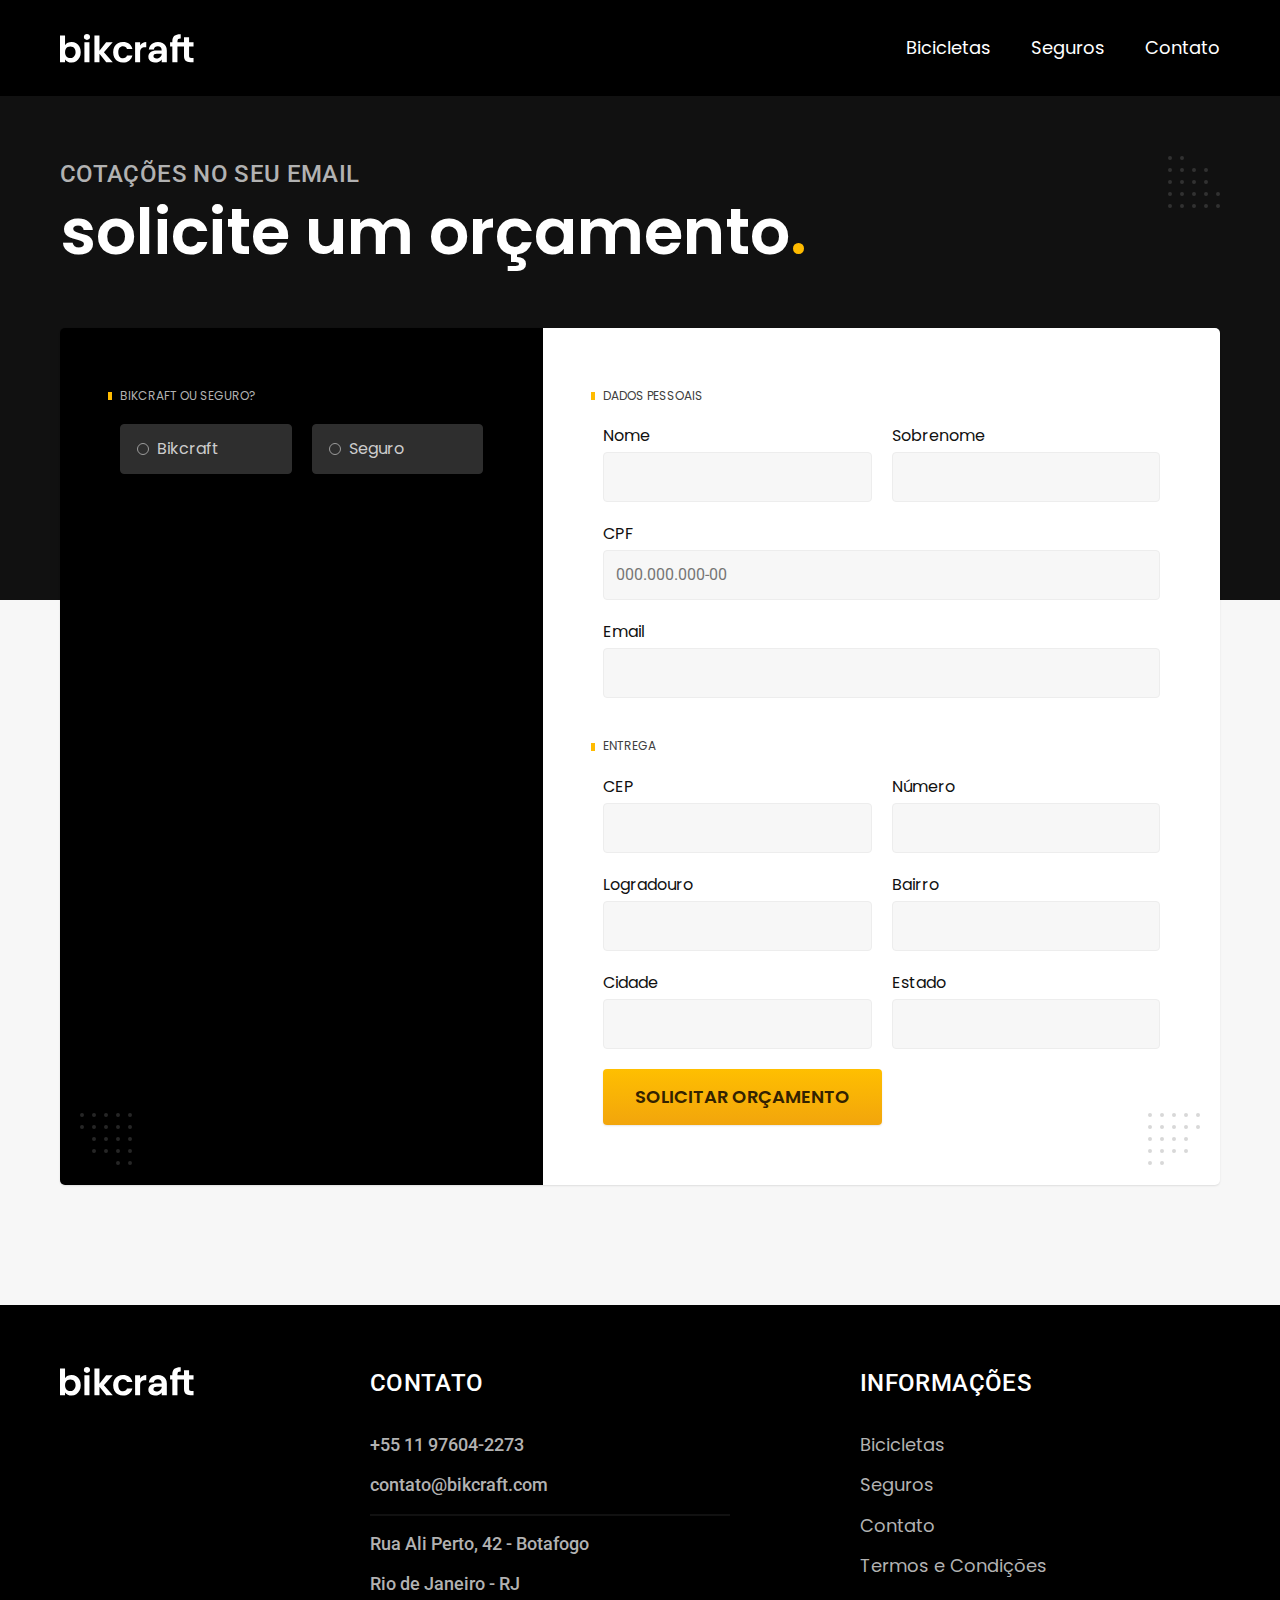
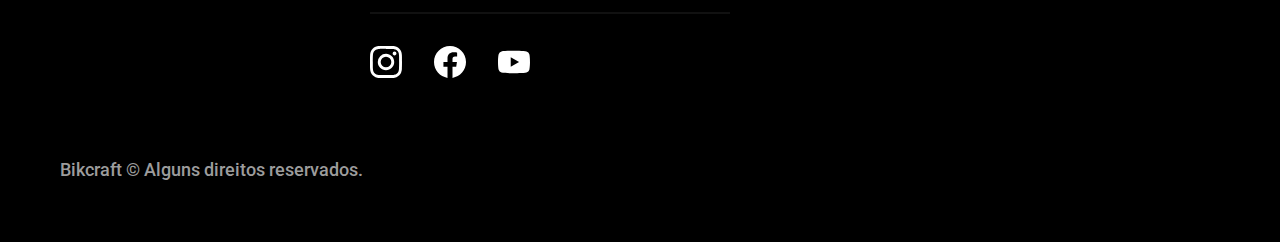
<file: orcamento.html>
<!DOCTYPE html>
<html lang="pt-br">

<head>
  <meta charset="UTF-8">
  <meta name="viewport" content="width=device-width, initial-scale=1.0">

  <title>Orçamento | Bikcraft</title>
  <meta name="description" content="Orçamento.">

  <link rel="preload" href="./css/style.css" as="style">
  <link rel="stylesheet" href="./css/style.css">
  <script>document.documentElement.classList.add('js');</script>


  <link rel="preconnect" href="https://fonts.googleapis.com">
  <link rel="preconnect" href="https://fonts.gstatic.com" crossorigin>
  <link href="https://fonts.googleapis.com/css2?family=Merriweather:ital,wght@1,900&family=Poppins:wght@400;500;600&family=Roboto:wght@400;500&display=swap" rel="stylesheet">
</head>

<body id="orcamento">
  <header class="header-bg">
    <div class="header container">
      <a href="./">
        <img src="./img/bikcraft.svg" alt="Bikcraft">
      </a>

      <nav aria-label="primaria">
        <ul class="header-menu font-1-m cor-0">
          <li><a href="./bicicletas.html">Bicicletas</a></li>
          <li><a href="./seguros.html">Seguros</a></li>
          <li><a href="./contato.html">Contato</a></li>
        </ul>
      </nav>
    </div>
  </header>

  <main>
    <div class="titulo-bg">
      <div class="titulo container">
        <p class="font-2-l-b cor-5">Cotações no seu email</p>
        <h1 class="font-1-xxl cor-0">solicite um orçamento<span class="cor-p1">.</span></h1>
      </div>
    </div>

    <form class="orcamento container" action="./orcamento.html">
      <div class="orcamento-produto">
        <h2 class="font-1-xs cor-5">Bikcraft ou Seguro?</h2>

        <input type="radio" name="tipo" value="bikcraft" id="bikcraft">
        <label for="bikcraft">Bikcraft</label>

        <input type="radio" name="tipo" value="seguro" id="seguro">
        <label for="seguro">Seguro</label>

        <div class="orcamento-conteudo" id="orcamento-bikcraft">
          <h2 class="font-1-xs cor-5">Escolha a sua</h2>

          <input type="radio" name="produto" value="nimbus" id="nimbus">
          <label for="nimbus">Nimbus Stark <span>R$ 4999</span></label>
          <div class="orcamento-detalhes">
            <ul class="font-1-xs cor-8">
              <li><img src="./img/icones/eletrica.svg" alt=""> Motor Elétrico</li>
              <li><img src="./img/icones/carbono.svg" alt=""> Fibra de Carbono</li>
              <li><img src="./img/icones/velocidade.svg" alt=""> 50 km/h</li>
              <li><img src="./img/icones/rastreador.svg" alt=""> Rastreador</li>
            </ul>
            <img src="./img/bicicletas/nimbus.jpg" alt="Bicicleta preta">
          </div>

          <input type="radio" name="produto" value="magic" id="magic">
          <label for="magic">Magic Might <span>R$ 2499</span></label>
          <div class="orcamento-detalhes">
            <ul class="font-1-xs cor-8">
              <li><img src="./img/icones/eletrica.svg" alt=""> Motor Elétrico</li>
              <li><img src="./img/icones/carbono.svg" alt=""> Fibra de Carbono</li>
              <li><img src="./img/icones/velocidade.svg" alt=""> 45 km/h</li>
              <li><img src="./img/icones/rastreador.svg" alt=""> Rastreador</li>
            </ul>
            <img src="./img/bicicletas/magic.jpg" alt="Bicicleta preta">
          </div>

          <input type="radio" name="produto" value="nebula" id="nebula">
          <label for="nebula">Nebula Cosmic <span>R$ 3999</span></label>
          <div class="orcamento-detalhes">
            <ul class="font-1-xs cor-8">
              <li><img src="./img/icones/eletrica.svg" alt=""> Motor Elétrico</li>
              <li><img src="./img/icones/carbono.svg" alt=""> Fibra de Carbono</li>
              <li><img src="./img/icones/velocidade.svg" alt=""> 40 km/h</li>
              <li><img src="./img/icones/rastreador.svg" alt=""> Rastreador</li>
            </ul>
            <img src="./img/bicicletas/nebula.jpg" alt="Bicicleta branca">
          </div>

        </div>

        <div class="orcamento-conteudo" id="orcamento-seguro">
          <h2 class="font-1-xs cor-5">Escolha o plano</h2>

          <input type="radio" name="produto" value="prata" id="prata">
          <label for="prata">Prata <span>R$ 199</span></label>

          <input type="radio" name="produto" value="ouro" id="ouro">
          <label for="ouro">Ouro <span>R$ 299</span></label>
        </div>
      </div>
      <div class="orcamento-dados form">
        <h2 class="font-1-xs cor-9 col-2">dados pessoais</h2>
        <div>
          <label for="nome">Nome</label>
          <input type="text" id="nome" name="nome">
        </div>
        <div>
          <label for="sobrenome">Sobrenome</label>
          <input type="text" id="sobrenome" name="sobrenome">
        </div>
        <div class="col-2">
          <label for="cpf">CPF</label>
          <input type="text" id="cpf" name="cpf" placeholder="000.000.000-00">
        </div>
        <div class="col-2">
          <label for="email">Email</label>
          <input type="email" id="email" name="email">
        </div>
        <h2 class="font-1-xs cor-9 col-2">entrega</h2>
        <div>
          <label for="cep">CEP</label>
          <input type="text" id="cep" name="cep">
        </div>
        <div>
          <label for="numero">Número</label>
          <input type="text" id="numero" name="numero">
        </div>
        <div>
          <label for="logradouro">Logradouro</label>
          <input type="text" id="logradouro" name="logradouro">
        </div>
        <div>
          <label for="bairro">Bairro</label>
          <input type="text" id="bairro" name="bairro">
        </div>
        <div>
          <label for="cidade">Cidade</label>
          <input type="text" id="cidade" name="cidade">
        </div>
        <div>
          <label for="estado">Estado</label>
          <input type="text" id="estado" name="estado">
        </div>
        <button class="botao col-2">Solicitar Orçamento</button>
      </div>
    </form>
  </main>

  <footer class="footer-bg">
    <div class="footer container">
      <img src="./img/bikcraft.svg" alt="Bikcraft">
      <div class="footer-contato">
        <h3 class="font-2-l-b cor-0">Contato</h3>
        <ul class="font-2-m cor-5">
          <li><a href="tel:+552199999999">+55 11 97604-2273</a></li>
          <li><a href="mailto:contato@bikcraft.com">contato@bikcraft.com</a></li>
          <li>Rua Ali Perto, 42 - Botafogo</li>
          <li>Rio de Janeiro - RJ</li>
        </ul>
        <div class="footer-redes">
          <a href="./">
            <img src="./img/redes/instagram.svg" alt="Instagram">
          </a>
          <a href="./">
            <img src="./img/redes/facebook.svg" alt="Facebook">
          </a>
          <a href="./">
            <img src="./img/redes/youtube.svg" alt="Youtube">
          </a>
        </div>
      </div>
      <div class="footer-informacoes">
        <h3 class="font-2-l-b cor-0">Informações</h3>
        <nav>
          <ul class="font-1-m cor-5">
            <li><a href="./bicicletas.html">Bicicletas</a></li>
            <li><a href="./seguros.html">Seguros</a></li>
            <li><a href="./contato.html">Contato</a></li>
            <li><a href="./termos.html">Termos e Condições</a></li>
          </ul>
        </nav>
      </div>
      <p class="footer-copy font-2-m cor-6">Bikcraft © Alguns direitos reservados.</p>
    </div>
  </footer>
  <script src="./js/script.js"></script>
</body>

</html>
</file>
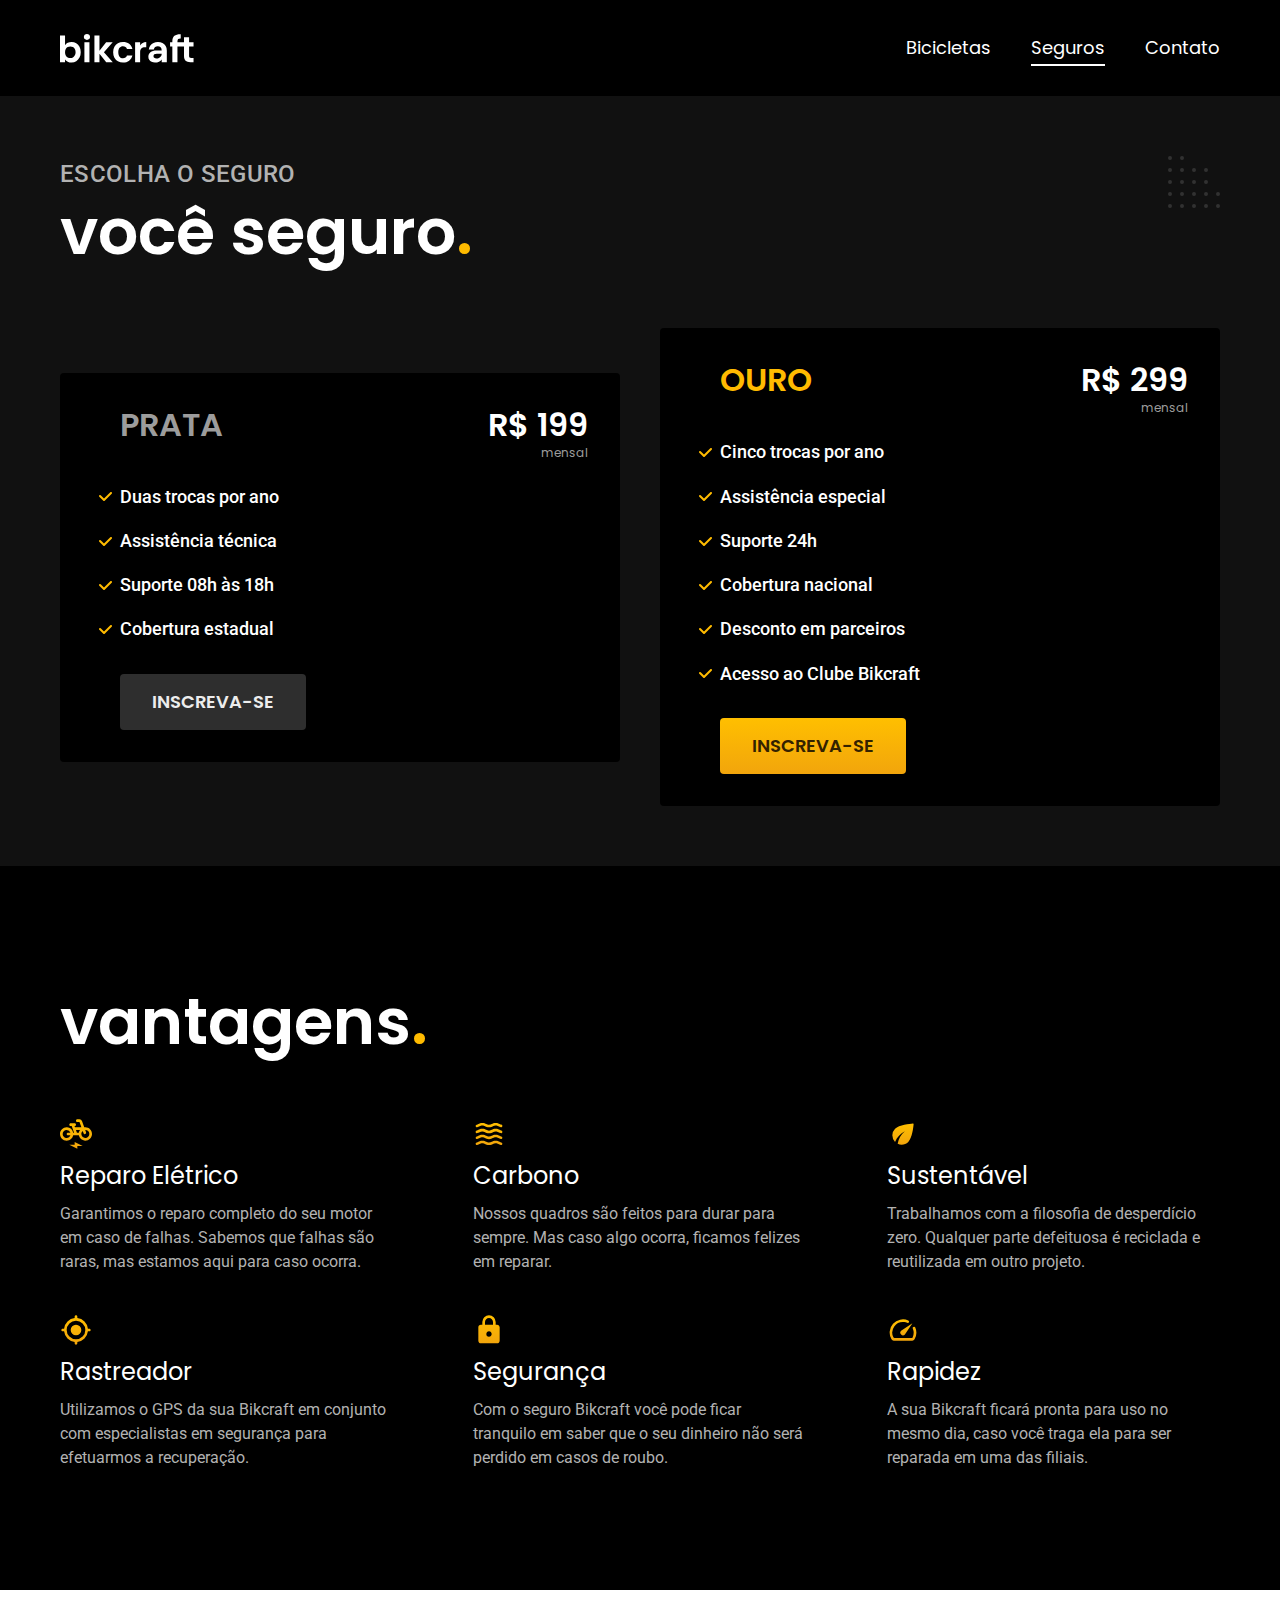
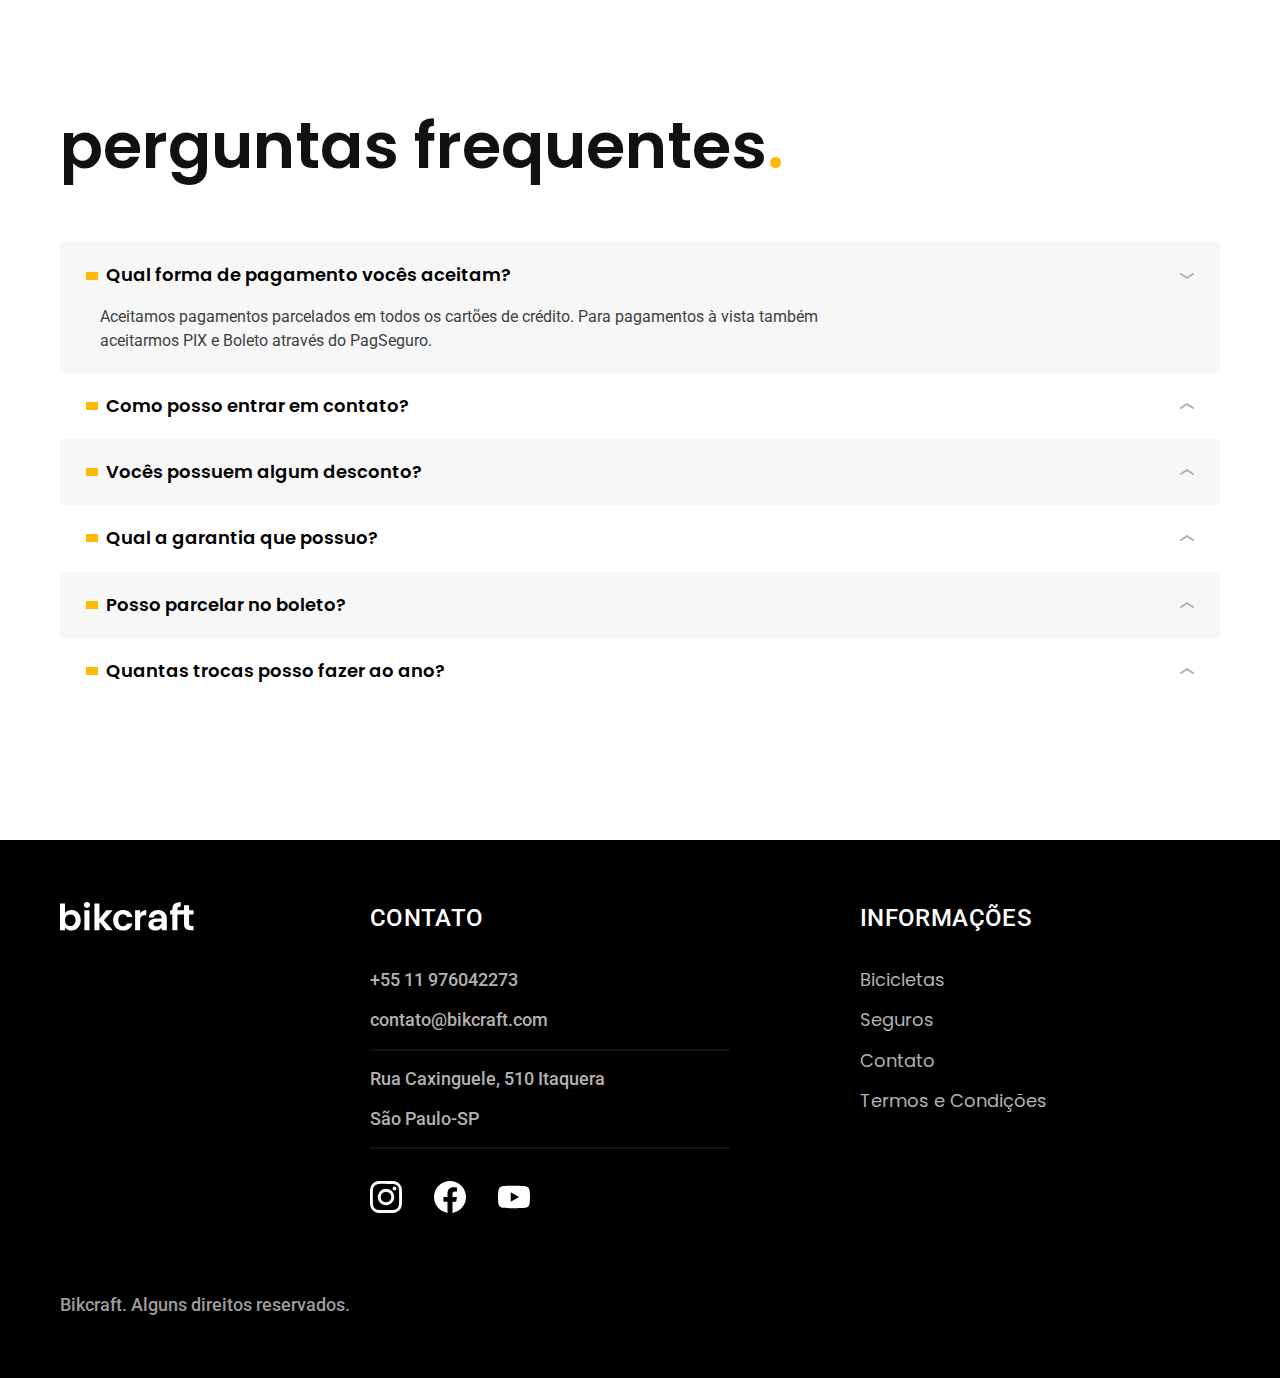
<file: seguros.html>
<!DOCTYPE html>
<html lang="pt-br">

<head>
  <meta charset="UTF-8">
  <meta name="viewport" content="width=device-width, initial-scale=1.0">

  <title>Seguros | Bikcraft</title>
  <meta name="description" content="Seguros.">

  <link rel="preload" href="./css/style.css" as="style">
  <link rel="stylesheet" href="./css/style.css">

  <script>document.documentElement.classList.add('js');</script>


  <link rel="preconnect" href="https://fonts.googleapis.com">
  <link rel="preconnect" href="https://fonts.gstatic.com" crossorigin>
  <link href="https://fonts.googleapis.com/css2?family=Merriweather:ital,wght@1,900&family=Poppins:wght@400;500;600&family=Roboto:wght@400;500&display=swap" rel="stylesheet">

</head>

<body id="seguros">
  <header class="header-bg">
    <div class="header container">
      <a href="./">
        <img src="./img/bikcraft.svg" alt="Bikcraft">
      </a>

      <nav aria-label="primaria">
        <ul class="header-menu font-1-m cor-0">
          <li><a href="./bicicletas.html">Bicicletas</a></li>
          <li><a href="./seguros.html">Seguros</a></li>
          <li><a href="./contato.html">Contato</a></li>
        </ul>
      </nav>
    </div>
  </header>

  <main class="seguros-bg">
    <div class="titulo-bg">
      <div class="titulo container">
        <p class="font-2-l-b cor-5">Escolha o seguro</p>
        <h1 class="font-1-xxl cor-0">você seguro<span class="cor-p1">.</span></h1>
      </div>
    </div>

    <div class="seguros container">

      <div class="seguros-item fadeInLeft" data-anime="200">
        <h3 class="font-1-xl cor-6">PRATA</h3>
        <span class="font-1-xl cor-0">R$ 199 <span class="font-1-xs cor-6">mensal</span></span>
        <ul class="font-2-m cor-0">
          <li>Duas trocas por ano</li>
          <li>Assistência técnica</li>
          <li>Suporte 08h às 18h</li>
          <li>Cobertura estadual</li>
        </ul>
        <a class="botao secundario" href="./orcamento.html?tipo=seguro&produto=prata">Inscreva-se</a>
      </div>

      <div class="seguros-item fadeInLeft" data-anime="400">
        <h3 class="font-1-xl cor-p1">OURO</h3>
        <span class="font-1-xl cor-0">R$ 299 <span class="font-1-xs cor-6">mensal</span></span>
        <ul class="font-2-m cor-0">
          <li>Cinco trocas por ano</li>
          <li>Assistência especial</li>
          <li>Suporte 24h</li>
          <li>Cobertura nacional</li>
          <li>Desconto em parceiros</li>
          <li>Acesso ao Clube Bikcraft</li>
        </ul>
        <a class="botao" href="./orcamento.html?tipo=seguro&produto=ouro">Inscreva-se</a>
      </div>
    </div>
  </main>

  <article class="vantagens-bg">
    <div class="vantagens container">
      <h2 class="font-1-xxl cor-0">vantagens<span class="cor-p1">.</span></h2>
      <ul>
        <li>
          <img src="./img/icones/eletrica.svg" alt="">
          <h3 class="font-1-l cor-0">Reparo Elétrico</h3>
          <p class="font-2-s cor-5">Garantimos o reparo completo do seu motor em caso de falhas. Sabemos que falhas são raras, mas estamos aqui para caso ocorra.</p>
        </li>
        <li>
          <img src="./img/icones/carbono.svg" alt="">
          <h3 class="font-1-l cor-0">Carbono</h3>
          <p class="font-2-s cor-5">Nossos quadros são feitos para durar para sempre. Mas caso algo ocorra, ficamos felizes em reparar.</p>
        </li>
        <li>
          <img src="./img/icones/sustentavel.svg" alt="">
          <h3 class="font-1-l cor-0">Sustentável</h3>
          <p class="font-2-s cor-5">Trabalhamos com a filosofia de desperdício zero. Qualquer parte defeituosa é reciclada e reutilizada em outro projeto.</p>
        </li>
        <li>
          <img src="./img/icones/rastreador.svg" alt="">
          <h3 class="font-1-l cor-0">Rastreador</h3>
          <p class="font-2-s cor-5">Utilizamos o GPS da sua Bikcraft em conjunto com especialistas em segurança para efetuarmos a recuperação.</p>
        </li>
        <li>
          <img src="./img/icones/seguro.svg" alt="">
          <h3 class="font-1-l cor-0">Segurança</h3>
          <p class="font-2-s cor-5">Com o seguro Bikcraft você pode ficar tranquilo em saber que o seu dinheiro não será perdido em casos de roubo.</p>
        </li>
        <li>
          <img src="./img/icones/velocidade.svg" alt="">
          <h3 class="font-1-l cor-0">Rapidez</h3>
          <p class="font-2-s cor-5">A sua Bikcraft ficará pronta para uso no mesmo dia, caso você traga ela para ser reparada em uma das filiais.</p>
        </li>
      </ul>
    </div>
  </article>

  <article class="perguntas container">
    <h2 class="font-1-xxl">perguntas frequentes<span class="cor-p1">.</span></h2>

    <dl>
      <div>
        <dt><button class="font-1-m-b" aria-controls="pergunta1" aria-expanded="true"> Qual forma de pagamento vocês aceitam?</button></dt>
        <dd id="pergunta1" class="font-2-s cor-9 ativa">Aceitamos pagamentos parcelados em todos os cartões de crédito. Para pagamentos à vista também aceitarmos PIX e Boleto através do PagSeguro.</dd>
      </div>
      <div>
        <dt><button class="font-1-m-b" aria-controls="pergunta2" aria-expanded="false">Como posso entrar em contato?</button></dt>
        <dd id="pergunta2" class="font-2-s cor-9">Aceitamos pagamentos parcelados em todos os cartões de crédito. Para pagamentos à vista também aceitarmos PIX e Boleto através do PagSeguro.</dd>
      </div>
      <div>
        <dt><button class="font-1-m-b" aria-controls="pergunta3" aria-expanded="false">Vocês possuem algum desconto?</button></dt>
        <dd id="pergunta3" class="font-2-s cor-9">Aceitamos pagamentos parcelados em todos os cartões de crédito. Para pagamentos à vista também aceitarmos PIX e Boleto através do PagSeguro.</dd>
      </div>
      <div>
        <dt><button class="font-1-m-b" aria-controls="pergunta4" aria-expanded="false">Qual a garantia que possuo?</button></dt>
        <dd id="pergunta4" class="font-2-s cor-9">Aceitamos pagamentos parcelados em todos os cartões de crédito. Para pagamentos à vista também aceitarmos PIX e Boleto através do PagSeguro.</dd>
      </div>
      <div>
        <dt><button class="font-1-m-b" aria-controls="pergunta5" aria-expanded="false">Posso parcelar no boleto?</button></dt>
        <dd id="pergunta5" class="font-2-s cor-9">Aceitamos pagamentos parcelados em todos os cartões de crédito. Para pagamentos à vista também aceitarmos PIX e Boleto através do PagSeguro.</dd>
      </div>
      <div>
        <dt><button class="font-1-m-b" aria-controls="pergunta6" aria-expanded="false">Quantas trocas posso fazer ao ano?</button></dt>
        <dd id="pergunta6" class="font-2-s cor-9">Aceitamos pagamentos parcelados em todos os cartões de crédito. Para pagamentos à vista também aceitarmos PIX e Boleto através do PagSeguro.</dd>
      </div>
    </dl>
  </article>

  <footer class="footer-bg">
    <div class="footer container">
      <img src="./img/bikcraft.svg" alt="Bikcraft">
      <div class="footer-contato">
        <h3 class="font-2-l-b cor-0">Contato</h3>
        <ul class="font-2-m cor-5">
          <li><a href="tel:+552199999999">+55 11 976042273</a></li>
          <li><a href="mailto:contato@bikcraft.com">contato@bikcraft.com</a></li>
          <li>Rua Caxinguele, 510 Itaquera</li>
          <li>São Paulo-SP </li>
        </ul>
        <div class="footer-redes">
          <a href="./">
            <img src="./img/redes/instagram.svg" alt="Instagram">
          </a>
          <a href="./">
            <img src="./img/redes/facebook.svg" alt="Facebook">
          </a>
          <a href="./">
            <img src="./img/redes/youtube.svg" alt="Youtube">
          </a>
        </div>
      </div>
      <div class="footer-informacoes">
        <h3 class="font-2-l-b cor-0">Informações</h3>
        <nav>
          <ul class="font-1-m cor-5">
            <li><a href="./bicicletas.html">Bicicletas</a></li>
            <li><a href="./seguros.html">Seguros</a></li>
            <li><a href="./contato.html">Contato</a></li>
            <li><a href="./termos.html">Termos e Condições</a></li>
          </ul>
        </nav>
      </div>
      <p class="footer-copy font-2-m cor-6">Bikcraft. Alguns direitos reservados.</p>
    </div>
  </footer>
  <script src="./js/plugins/simple-anime.js"></script>
  <script src="./js/script.js"></script>
</body>

</html>
</file>
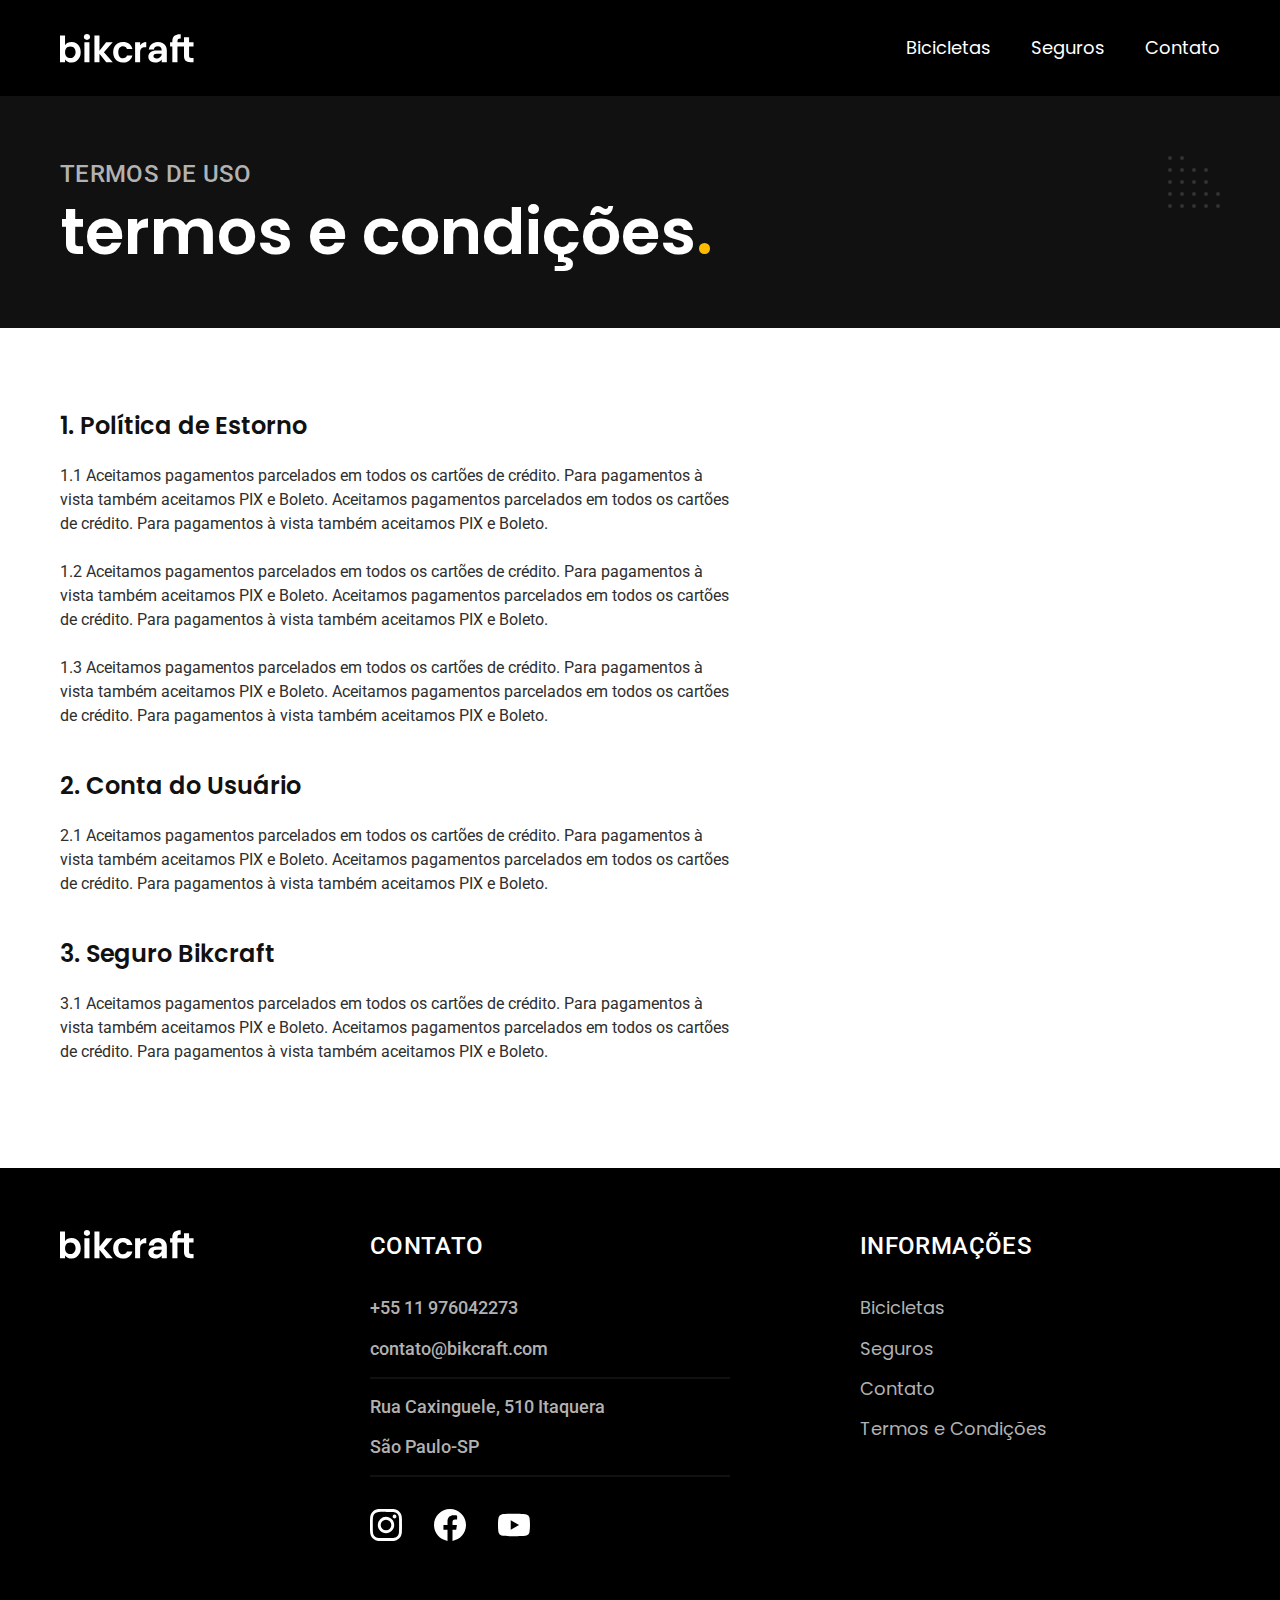
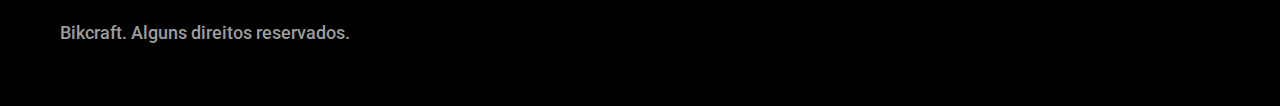
<file: termos.html>
<!DOCTYPE html>
<html lang="pt-br">

<head>
  <meta charset="UTF-8">
  <meta name="viewport" content="width=device-width, initial-scale=1.0">

  <title>Termos e Condições | Bikcraft</title>
  <meta name="description" content="Termos e condições.">

  <link rel="preload" href="./css/style.css" as="style">
  <link rel="stylesheet" href="./css/style.css">
  <script>document.documentElement.classList.add('js');</script>


  <link rel="preconnect" href="https://fonts.googleapis.com">
  <link rel="preconnect" href="https://fonts.gstatic.com" crossorigin>
  <link href="https://fonts.googleapis.com/css2?family=Merriweather:ital,wght@1,900&family=Poppins:wght@400;500;600&family=Roboto:wght@400;500&display=swap" rel="stylesheet">
</head>

<body id="termos">
  <header class="header-bg">
    <div class="header container">
      <a href="./">
        <img src="./img/bikcraft.svg" alt="Bikcraft">
      </a>

      <nav aria-label="primaria">
        <ul class="header-menu font-1-m cor-0">
          <li><a href="./bicicletas.html">Bicicletas</a></li>
          <li><a href="./seguros.html">Seguros</a></li>
          <li><a href="./contato.html">Contato</a></li>
        </ul>
      </nav>
    </div>
  </header>

  <main>
    <div class="titulo-bg">
      <div class="titulo container">
        <p class="font-2-l-b cor-5">Termos de uso</p>
        <h1 class="font-1-xxl cor-0">termos e condições<span class="cor-p1">.</span></h1>
      </div>
    </div>

    <div class="termos font-2-s cor-10 container">
      <h2 class="font-1-l cor-11">1. Política de Estorno</h2>
      <p>1.1 Aceitamos pagamentos parcelados em todos os cartões de crédito. Para pagamentos à vista também aceitamos PIX e Boleto. Aceitamos pagamentos parcelados em todos os cartões de crédito. Para pagamentos à vista também aceitamos PIX e Boleto.</p>
      <p>1.2 Aceitamos pagamentos parcelados em todos os cartões de crédito. Para pagamentos à vista também aceitamos PIX e Boleto. Aceitamos pagamentos parcelados em todos os cartões de crédito. Para pagamentos à vista também aceitamos PIX e Boleto.</p>
      <p>1.3 Aceitamos pagamentos parcelados em todos os cartões de crédito. Para pagamentos à vista também aceitamos PIX e Boleto. Aceitamos pagamentos parcelados em todos os cartões de crédito. Para pagamentos à vista também aceitamos PIX e Boleto.</p>
      <h2 class="font-1-l cor-11">2. Conta do Usuário</h2>
      <p>2.1 Aceitamos pagamentos parcelados em todos os cartões de crédito. Para pagamentos à vista também aceitamos PIX e Boleto. Aceitamos pagamentos parcelados em todos os cartões de crédito. Para pagamentos à vista também aceitamos PIX e Boleto.</p>
      <h2 class="font-1-l cor-11">3. Seguro Bikcraft</h2>
      <p>3.1 Aceitamos pagamentos parcelados em todos os cartões de crédito. Para pagamentos à vista também aceitamos PIX e Boleto. Aceitamos pagamentos parcelados em todos os cartões de crédito. Para pagamentos à vista também aceitamos PIX e Boleto.</p>
    </div>
  </main>

  <footer class="footer-bg">
    <div class="footer container">
      <img src="./img/bikcraft.svg" alt="Bikcraft">
      <div class="footer-contato">
        <h3 class="font-2-l-b cor-0">Contato</h3>
        <ul class="font-2-m cor-5">
          <li><a href="tel:+552199999999">+55 11 976042273</a></li>
          <li><a href="mailto:contato@bikcraft.com">contato@bikcraft.com</a></li>
          <li>Rua Caxinguele, 510 Itaquera</li>
          <li>São Paulo-SP </li>
        </ul>
        <div class="footer-redes">
          <a href="./">
            <img src="./img/redes/instagram.svg" alt="Instagram">
          </a>
          <a href="./">
            <img src="./img/redes/facebook.svg" alt="Facebook">
          </a>
          <a href="./">
            <img src="./img/redes/youtube.svg" alt="Youtube">
          </a>
        </div>
      </div>
      <div class="footer-informacoes">
        <h3 class="font-2-l-b cor-0">Informações</h3>
        <nav>
          <ul class="font-1-m cor-5">
            <li><a href="./bicicletas.html">Bicicletas</a></li>
            <li><a href="./seguros.html">Seguros</a></li>
            <li><a href="./contato.html">Contato</a></li>
            <li><a href="./termos.html">Termos e Condições</a></li>
          </ul>

        </nav>
      </div>
      <p class="footer-copy font-2-m cor-6">Bikcraft. Alguns direitos reservados.</p>
    </div>
  </footer>
  <script src="./js/script.js"></script>
</body>

</html>
</file>
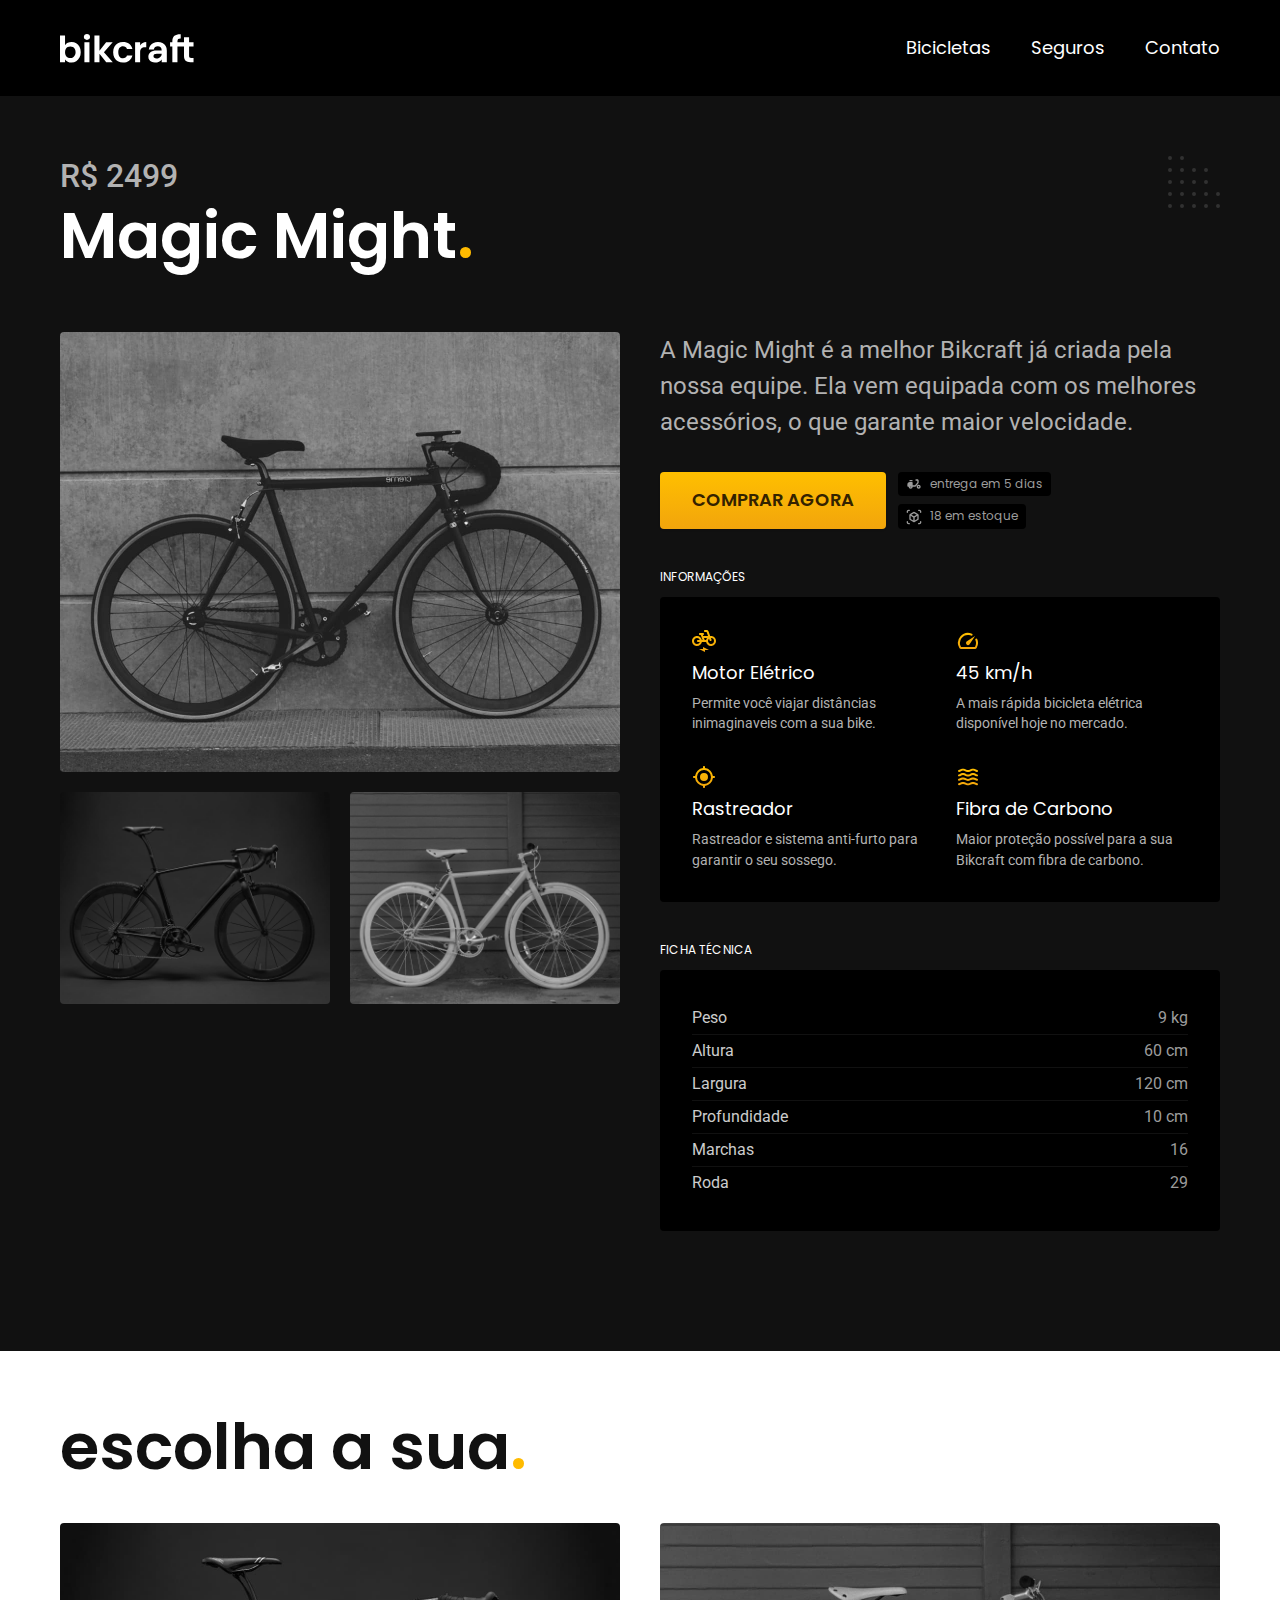
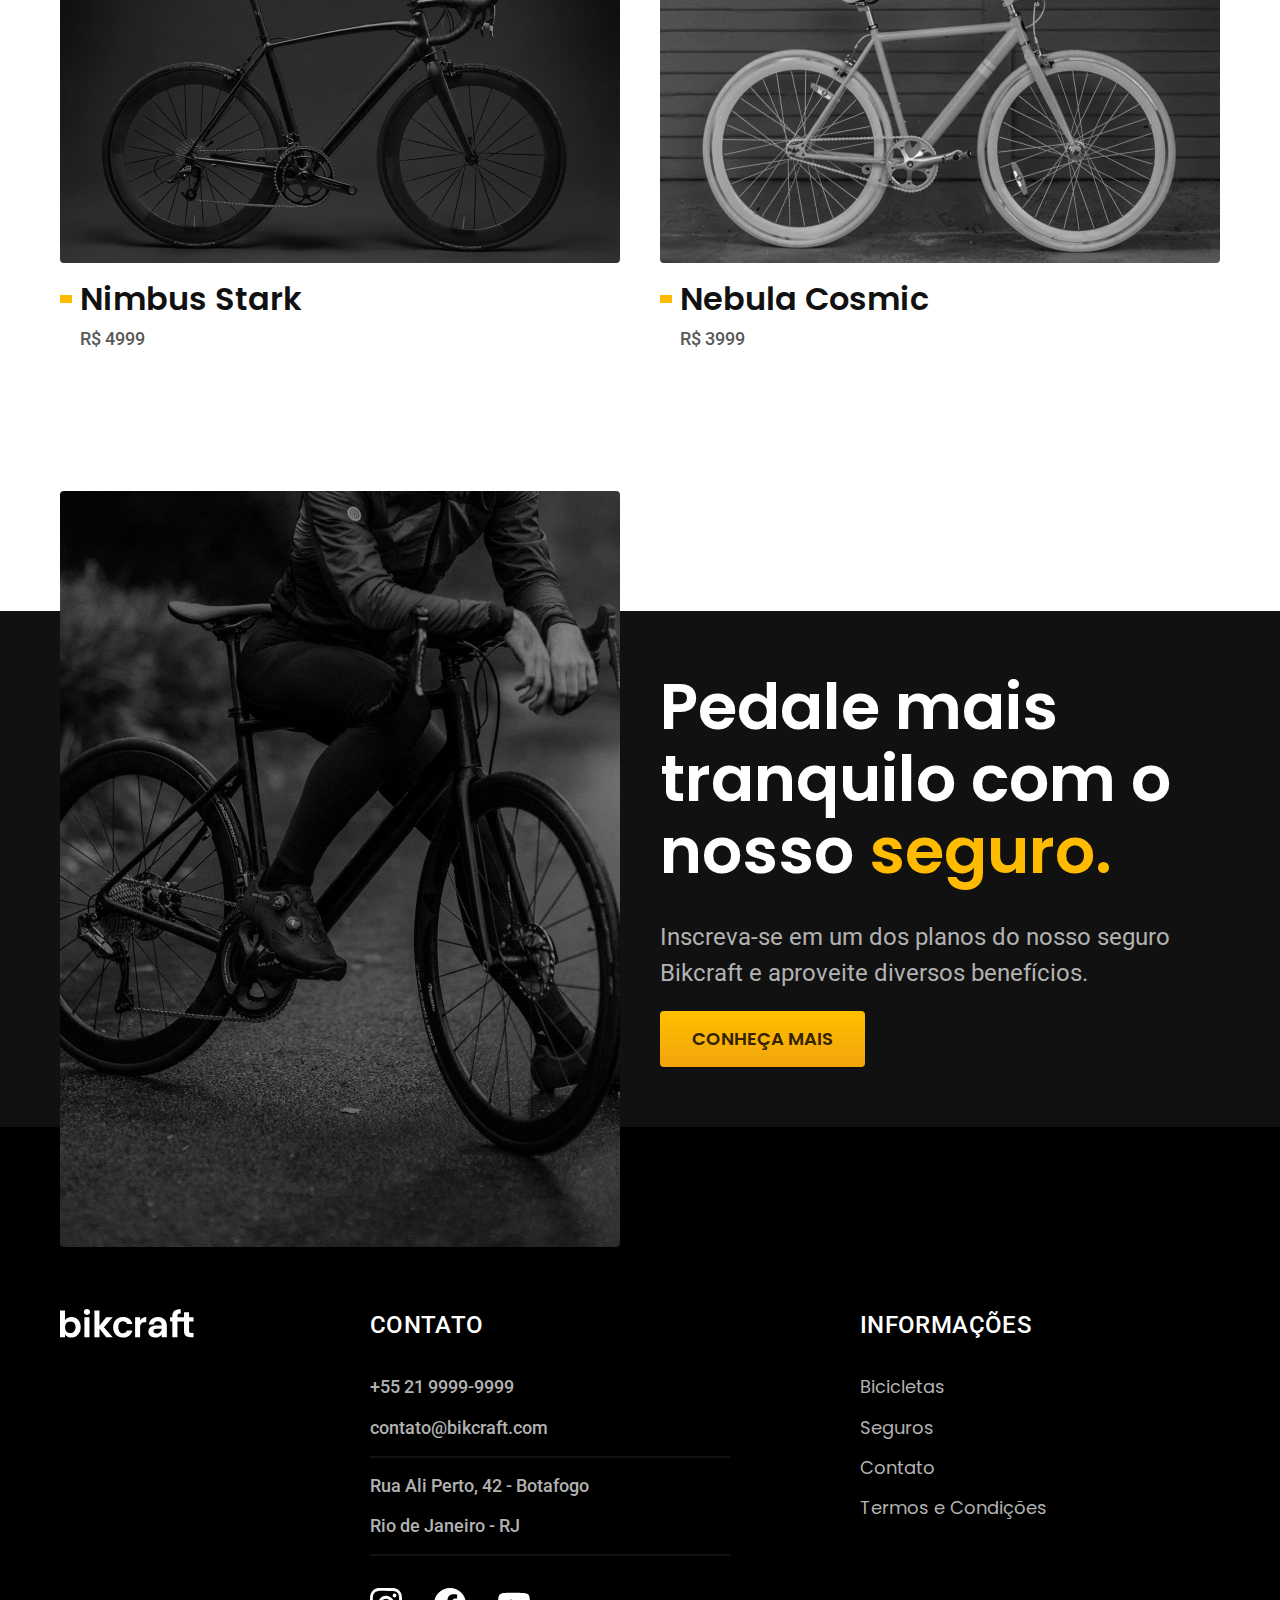
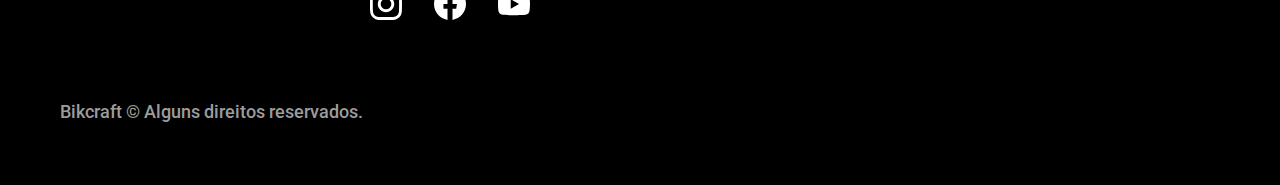
<file: bicicletas/magic.html>
<!DOCTYPE html>
<html lang="pt-br">

<head>
  <meta charset="UTF-8">
  <meta name="viewport" content="width=device-width, initial-scale=1.0">

  <title>Magic | Bikcraft</title>
  <meta name="description" content="Magic.">

  <link rel="preload" href="../css/style.css" as="style">
  <link rel="stylesheet" href="../css/style.css">
  <script>document.documentElement.classList.add('js');</script>


  <link rel="preconnect" href="https://fonts.googleapis.com">
  <link rel="preconnect" href="https://fonts.gstatic.com" crossorigin>
  <link href="https://fonts.googleapis.com/css2?family=Merriweather:ital,wght@1,900&family=Poppins:wght@400;500;600&family=Roboto:wght@400;500&display=swap" rel="stylesheet">
</head>

<body id="bicicleta">
  <header class="header-bg">
    <div class="header container">
      <a href="../">
        <img src="../img/bikcraft.svg" alt="Bikcraft">
      </a>

      <nav aria-label="primaria">
        <ul class="header-menu font-1-m cor-0">
          <li><a href="../bicicletas.html">Bicicletas</a></li>
          <li><a href="../seguros.html">Seguros</a></li>
          <li><a href="../contato.html">Contato</a></li>
        </ul>
      </nav>
    </div>
  </header>

  <main class="titulo-bg">
    <div>
      <div class="titulo container">
        <p class="font-2-xl cor-5">R$ 2499</p>
        <h1 class="font-1-xxl cor-0">Magic Might<span class="cor-p1">.</span></h1>
      </div>
    </div>
    <div class="bicicleta container">
      <div class="bicicleta-imagens">
        <img src="../img/bicicleta/nimbus2.jpg" alt="">
        <img src="../img/bicicleta/nimbus1.jpg" alt="">
        <img src="../img/bicicleta/nimbus3.jpg" alt="">
      </div>
      <div class="bicicleta-conteudo">
        <p class="font-2-l cor-5">A Magic Might é a melhor Bikcraft já criada pela nossa equipe. Ela vem equipada com os melhores acessórios, o que garante maior velocidade.</p>
        <div class="bicicleta-comprar">
          <a class="botao" href="../orcamento.html?tipo=bikcraft&produto=magic">Comprar Agora</a>
          <span class="font-1-xs cor-6"><img src="../img/icones/entrega.svg" alt=""> entrega em 5 dias</span>
          <span class="font-1-xs cor-6"><img src="../img/icones/estoque.svg" alt=""> 18 em estoque</span>
        </div>

        <h2 class="font-1-xs cor-0">Informações</h2>
        <ul class="bicicleta-informacoes">
          <li>
            <img src="../img/icones/eletrica.svg" alt="">
            <h3 class="font-1-m cor-0">Motor Elétrico</h3>
            <p class="font-2-xs cor-5">Permite você viajar distâncias inimaginaveis com a sua bike.</p>
          </li>
          <li>
            <img src="../img/icones/velocidade.svg" alt="">
            <h3 class="font-1-m cor-0">45 km/h</h3>
            <p class="font-2-xs cor-5">A mais rápida bicicleta elétrica disponível hoje no mercado.</p>
          </li>
          <li>
            <img src="../img/icones/rastreador.svg" alt="">
            <h3 class="font-1-m cor-0">Rastreador</h3>
            <p class="font-2-xs cor-5">Rastreador e sistema anti-furto para garantir o seu sossego.</p>
          </li>
          <li>
            <img src="../img/icones/carbono.svg" alt="">
            <h3 class="font-1-m cor-0">Fibra de Carbono</h3>
            <p class="font-2-xs cor-5">Maior proteção possível para a sua Bikcraft com fibra de carbono.</p>
          </li>
        </ul>
        <h2 class="font-1-xs cor-0">Ficha Técnica</h2>
        <ul class="bicicleta-ficha font-2-s cor-4">
          <li>Peso <span>9 kg</span></li>
          <li>Altura <span>60 cm</span></li>
          <li>Largura <span>120 cm</span></li>
          <li>Profundidade <span>10 cm</span></li>
          <li>Marchas <span>16</span></li>
          <li>Roda <span>29</span></li>
        </ul>
      </div>
    </div>
  </main>

  <article class="bicicletas-lista container">
    <h2 class="font-1-xxl">escolha a sua<span class="cor-p1">.</span></h2>

    <ul>
      <li>
        <a href="./nimbus.html">
          <img src="../img/bicicletas/nimbus.jpg" alt="Bicicleta preta">
          <h3 class="font-1-xl">Nimbus Stark</h3>
          <span class="font-2-m cor-8">R$ 4999</span>
        </a>
      </li>
      <li>
        <a href="./nebula.html">
          <img src="../img/bicicletas/nebula.jpg" alt="Bicicleta preta">
          <h3 class="font-1-xl">Nebula Cosmic</h3>
          <span class="font-2-m cor-8">R$ 3999</span>
        </a>
      </li>
    </ul>
  </article>

  <article class="seguro-bg">
    <div class="seguro container">
      <div class="seguro-imagem">
        <img src="../img/fotos/seguros.jpg" alt="Pessoa parada em cima de uma bicicleta.">
      </div>
      <div class="seguro-conteudo">
        <h2 class="font-1-xxl cor-0">Pedale mais tranquilo com o nosso <span class="cor-p1">seguro.</span></h2>
        <p class="font-2-l cor-5">Inscreva-se em um dos planos do nosso seguro Bikcraft e aproveite diversos benefícios.</p>
        <a class="botao" href="../seguros.html">Conheça Mais</a>
      </div>
    </div>
  </article>

  <footer class="footer-bg">
    <div class="footer container">
      <img src="../img/bikcraft.svg" alt="Bikcraft">
      <div class="footer-contato">
        <h3 class="font-2-l-b cor-0">Contato</h3>
        <ul class="font-2-m cor-5">
          <li><a href="tel:+552199999999">+55 21 9999-9999</a></li>
          <li><a href="mailto:contato@bikcraft.com">contato@bikcraft.com</a></li>
          <li>Rua Ali Perto, 42 - Botafogo</li>
          <li>Rio de Janeiro - RJ</li>
        </ul>
        <div class="footer-redes">
          <a href="../">
            <img src="../img/redes/instagram.svg" alt="Instagram">
          </a>
          <a href="../">
            <img src="../img/redes/facebook.svg" alt="Facebook">
          </a>
          <a href="../">
            <img src="../img/redes/youtube.svg" alt="Youtube">
          </a>
        </div>
      </div>
      <div class="footer-informacoes">
        <h3 class="font-2-l-b cor-0">Informações</h3>
        <nav>
          <ul class="font-1-m cor-5">
            <li><a href="../bicicletas.html">Bicicletas</a></li>
            <li><a href="../seguros.html">Seguros</a></li>
            <li><a href="../contato.html">Contato</a></li>
            <li><a href="../termos.html">Termos e Condições</a></li>
          </ul>
        </nav>
      </div>
      <p class="footer-copy font-2-m cor-6">Bikcraft © Alguns direitos reservados.</p>
    </div>
  </footer>
  <script src="../js/script.js"></script>
</body>

</html>
</file>
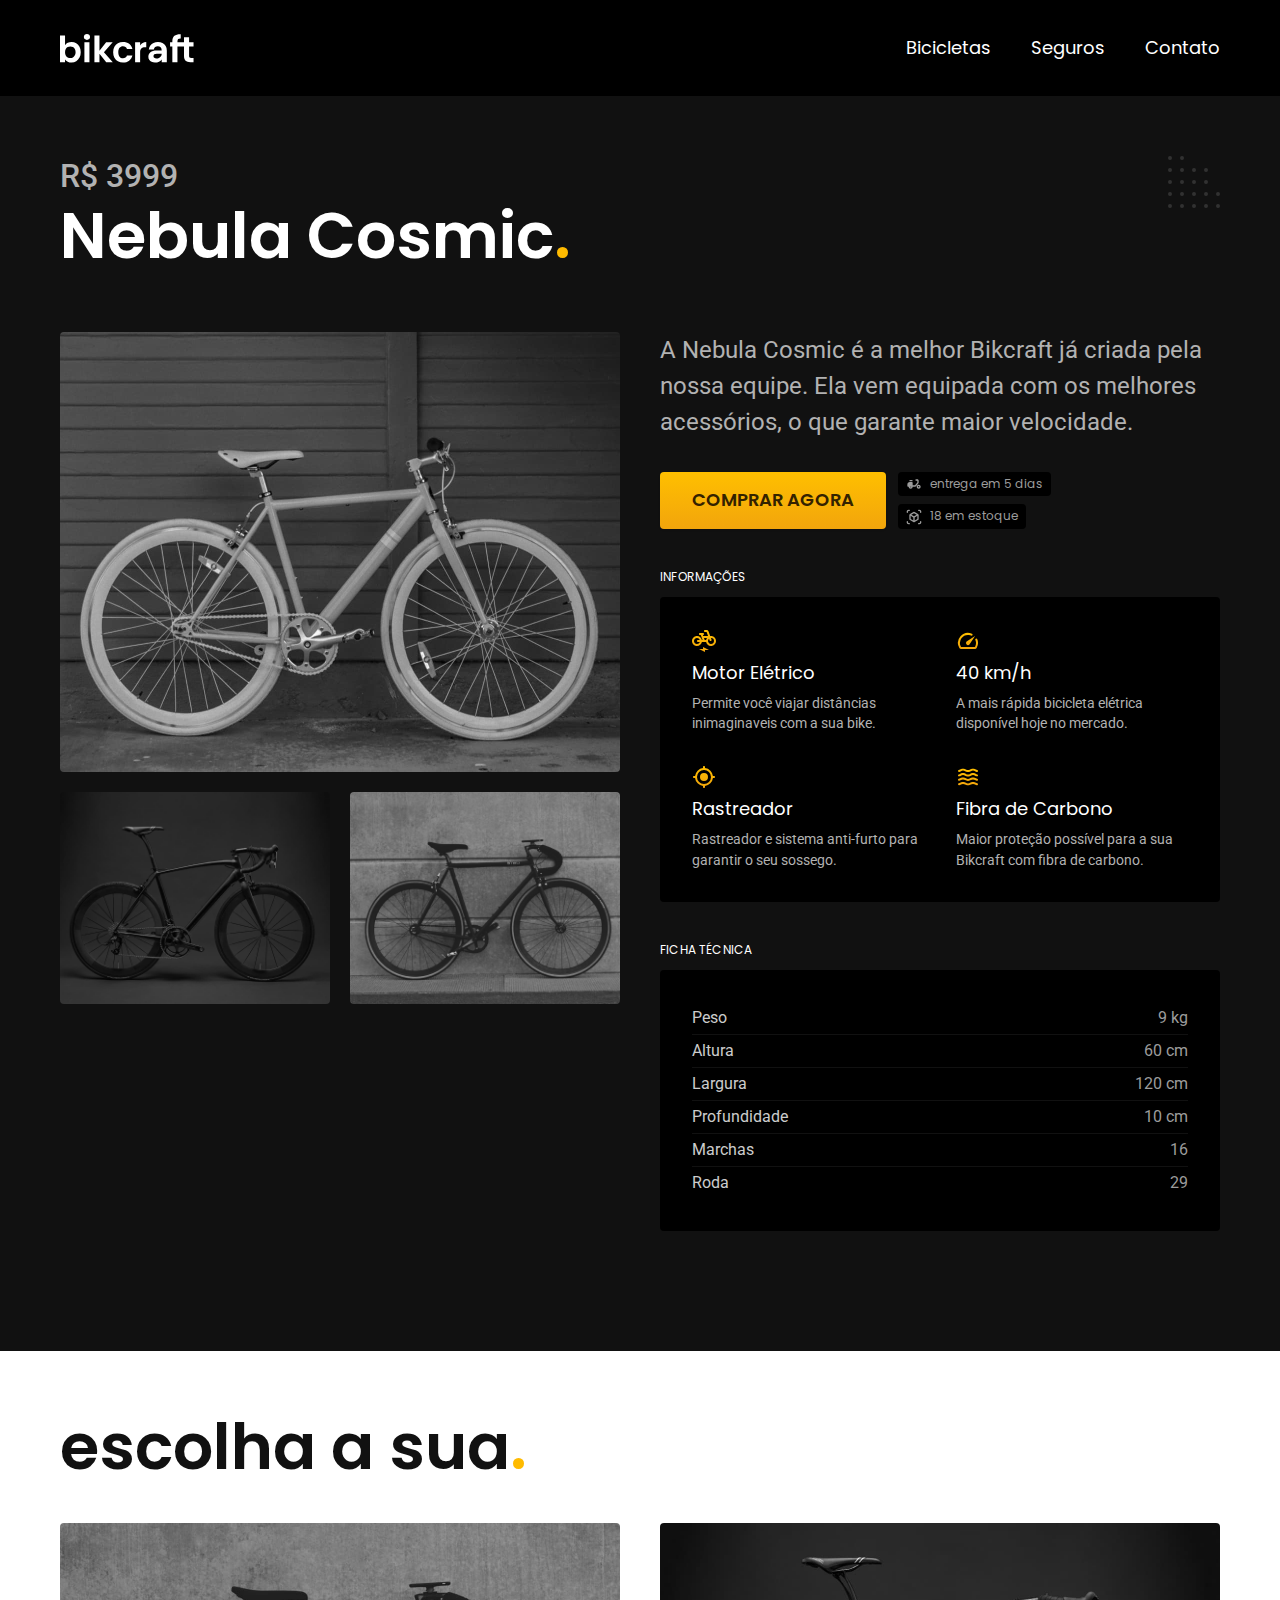
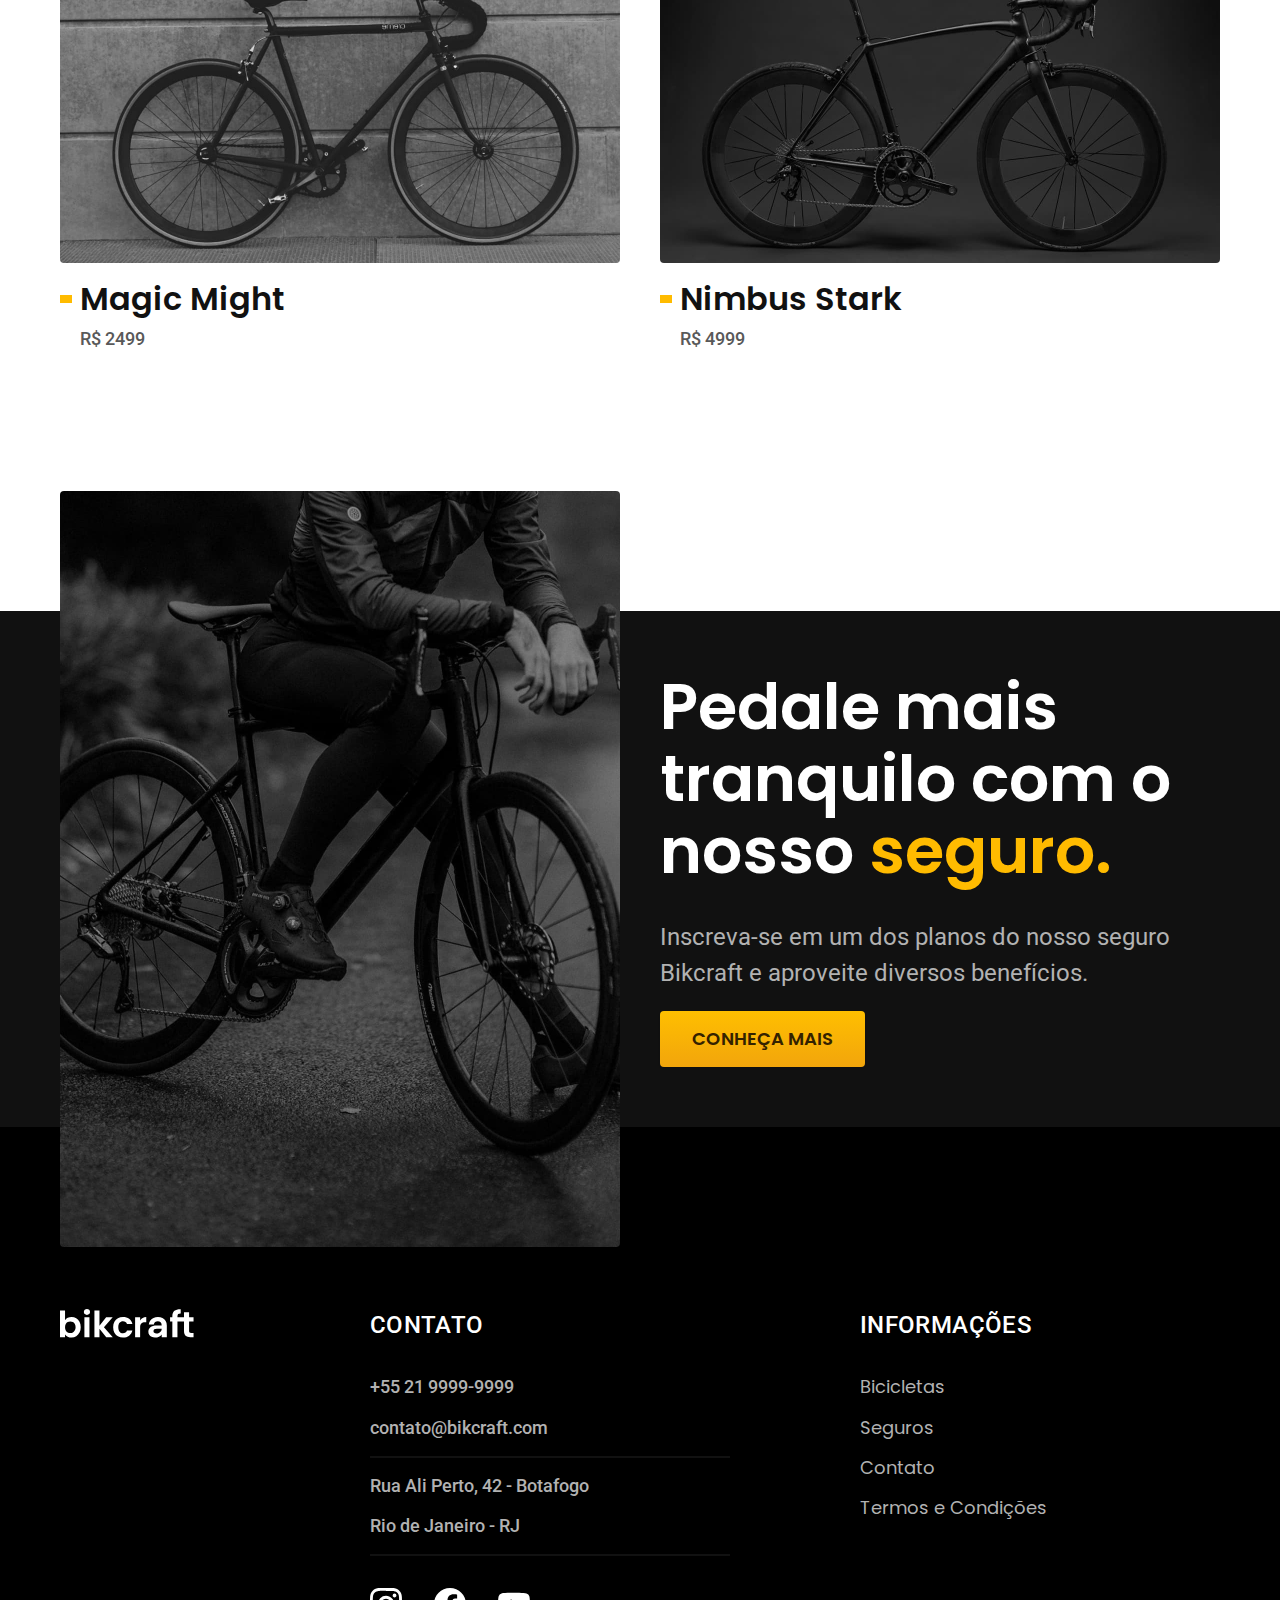
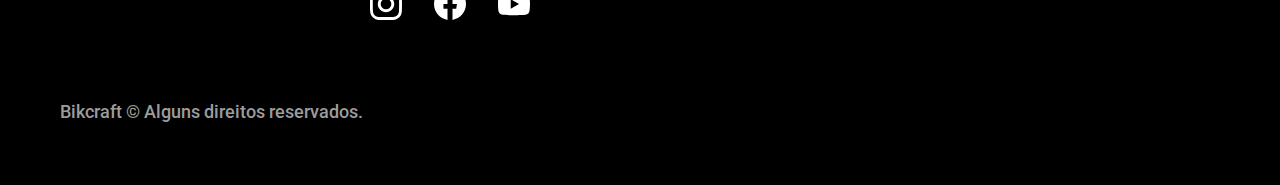
<file: bicicletas/nebula.html>
<!DOCTYPE html>
<html lang="pt-br">

<head>
  <meta charset="UTF-8">
  <meta name="viewport" content="width=device-width, initial-scale=1.0">

  <title>Nebula | Bikcraft</title>
  <meta name="description" content="Nebula.">

  <link rel="preload" href="../css/style.css" as="style">
  <link rel="stylesheet" href="../css/style.css">
  <script>document.documentElement.classList.add('js');</script>


  <link rel="preconnect" href="https://fonts.googleapis.com">
  <link rel="preconnect" href="https://fonts.gstatic.com" crossorigin>
  <link href="https://fonts.googleapis.com/css2?family=Merriweather:ital,wght@1,900&family=Poppins:wght@400;500;600&family=Roboto:wght@400;500&display=swap" rel="stylesheet">
</head>

<body id="bicicleta">
  <header class="header-bg">
    <div class="header container">
      <a href="../">
        <img src="../img/bikcraft.svg" alt="Bikcraft">
      </a>

      <nav aria-label="primaria">
        <ul class="header-menu font-1-m cor-0">
          <li><a href="../bicicletas.html">Bicicletas</a></li>
          <li><a href="../seguros.html">Seguros</a></li>
          <li><a href="../contato.html">Contato</a></li>
        </ul>
      </nav>
    </div>
  </header>

  <main class="titulo-bg">
    <div>
      <div class="titulo container">
        <p class="font-2-xl cor-5">R$ 3999</p>
        <h1 class="font-1-xxl cor-0">Nebula Cosmic<span class="cor-p1">.</span></h1>
      </div>
    </div>
    <div class="bicicleta container">
      <div class="bicicleta-imagens">
        <img src="../img/bicicleta/nimbus3.jpg" alt="">
        <img src="../img/bicicleta/nimbus1.jpg" alt="">
        <img src="../img/bicicleta/nimbus2.jpg" alt="">
      </div>
      <div class="bicicleta-conteudo">
        <p class="font-2-l cor-5">A Nebula Cosmic é a melhor Bikcraft já criada pela nossa equipe. Ela vem equipada com os melhores acessórios, o que garante maior velocidade.</p>
        <div class="bicicleta-comprar">
          <a class="botao" href="../orcamento.html?tipo=bikcraft&produto=nebula">Comprar Agora</a>
          <span class="font-1-xs cor-6"><img src="../img/icones/entrega.svg" alt=""> entrega em 5 dias</span>
          <span class="font-1-xs cor-6"><img src="../img/icones/estoque.svg" alt=""> 18 em estoque</span>
        </div>

        <h2 class="font-1-xs cor-0">Informações</h2>
        <ul class="bicicleta-informacoes">
          <li>
            <img src="../img/icones/eletrica.svg" alt="">
            <h3 class="font-1-m cor-0">Motor Elétrico</h3>
            <p class="font-2-xs cor-5">Permite você viajar distâncias inimaginaveis com a sua bike.</p>
          </li>
          <li>
            <img src="../img/icones/velocidade.svg" alt="">
            <h3 class="font-1-m cor-0">40 km/h</h3>
            <p class="font-2-xs cor-5">A mais rápida bicicleta elétrica disponível hoje no mercado.</p>
          </li>
          <li>
            <img src="../img/icones/rastreador.svg" alt="">
            <h3 class="font-1-m cor-0">Rastreador</h3>
            <p class="font-2-xs cor-5">Rastreador e sistema anti-furto para garantir o seu sossego.</p>
          </li>
          <li>
            <img src="../img/icones/carbono.svg" alt="">
            <h3 class="font-1-m cor-0">Fibra de Carbono</h3>
            <p class="font-2-xs cor-5">Maior proteção possível para a sua Bikcraft com fibra de carbono.</p>
          </li>
        </ul>
        <h2 class="font-1-xs cor-0">Ficha Técnica</h2>
        <ul class="bicicleta-ficha font-2-s cor-4">
          <li>Peso <span>9 kg</span></li>
          <li>Altura <span>60 cm</span></li>
          <li>Largura <span>120 cm</span></li>
          <li>Profundidade <span>10 cm</span></li>
          <li>Marchas <span>16</span></li>
          <li>Roda <span>29</span></li>
        </ul>
      </div>
    </div>
  </main>

  <article class="bicicletas-lista container">
    <h2 class="font-1-xxl">escolha a sua<span class="cor-p1">.</span></h2>

    <ul>
      <li>
        <a href="./magic.html">
          <img src="../img/bicicletas/magic.jpg" alt="Bicicleta preta">
          <h3 class="font-1-xl">Magic Might</h3>
          <span class="font-2-m cor-8">R$ 2499</span>
        </a>
      </li>
      <li>
        <a href="./nimbus.html">
          <img src="../img/bicicletas/nimbus.jpg" alt="Bicicleta preta">
          <h3 class="font-1-xl">Nimbus Stark</h3>
          <span class="font-2-m cor-8">R$ 4999</span>
        </a>
      </li>
    </ul>
  </article>

  <article class="seguro-bg">
    <div class="seguro container">
      <div class="seguro-imagem">
        <img src="../img/fotos/seguros.jpg" alt="Pessoa parada em cima de uma bicicleta.">
      </div>
      <div class="seguro-conteudo">
        <h2 class="font-1-xxl cor-0">Pedale mais tranquilo com o nosso <span class="cor-p1">seguro.</span></h2>
        <p class="font-2-l cor-5">Inscreva-se em um dos planos do nosso seguro Bikcraft e aproveite diversos benefícios.</p>
        <a class="botao" href="../seguros.html">Conheça Mais</a>
      </div>
    </div>
  </article>

  <footer class="footer-bg">
    <div class="footer container">
      <img src="../img/bikcraft.svg" alt="Bikcraft">
      <div class="footer-contato">
        <h3 class="font-2-l-b cor-0">Contato</h3>
        <ul class="font-2-m cor-5">
          <li><a href="tel:+552199999999">+55 21 9999-9999</a></li>
          <li><a href="mailto:contato@bikcraft.com">contato@bikcraft.com</a></li>
          <li>Rua Ali Perto, 42 - Botafogo</li>
          <li>Rio de Janeiro - RJ</li>
        </ul>
        <div class="footer-redes">
          <a href="../">
            <img src="../img/redes/instagram.svg" alt="Instagram">
          </a>
          <a href="../">
            <img src="../img/redes/facebook.svg" alt="Facebook">
          </a>
          <a href="../">
            <img src="../img/redes/youtube.svg" alt="Youtube">
          </a>
        </div>
      </div>
      <div class="footer-informacoes">
        <h3 class="font-2-l-b cor-0">Informações</h3>
        <nav>
          <ul class="font-1-m cor-5">
            <li><a href="../bicicletas.html">Bicicletas</a></li>
            <li><a href="../seguros.html">Seguros</a></li>
            <li><a href="../contato.html">Contato</a></li>
            <li><a href="../termos.html">Termos e Condições</a></li>
          </ul>
        </nav>
      </div>
      <p class="footer-copy font-2-m cor-6">Bikcraft © Alguns direitos reservados.</p>
    </div>
  </footer>
  <script src="../js/script.js"></script>
</body>

</html>
</file>
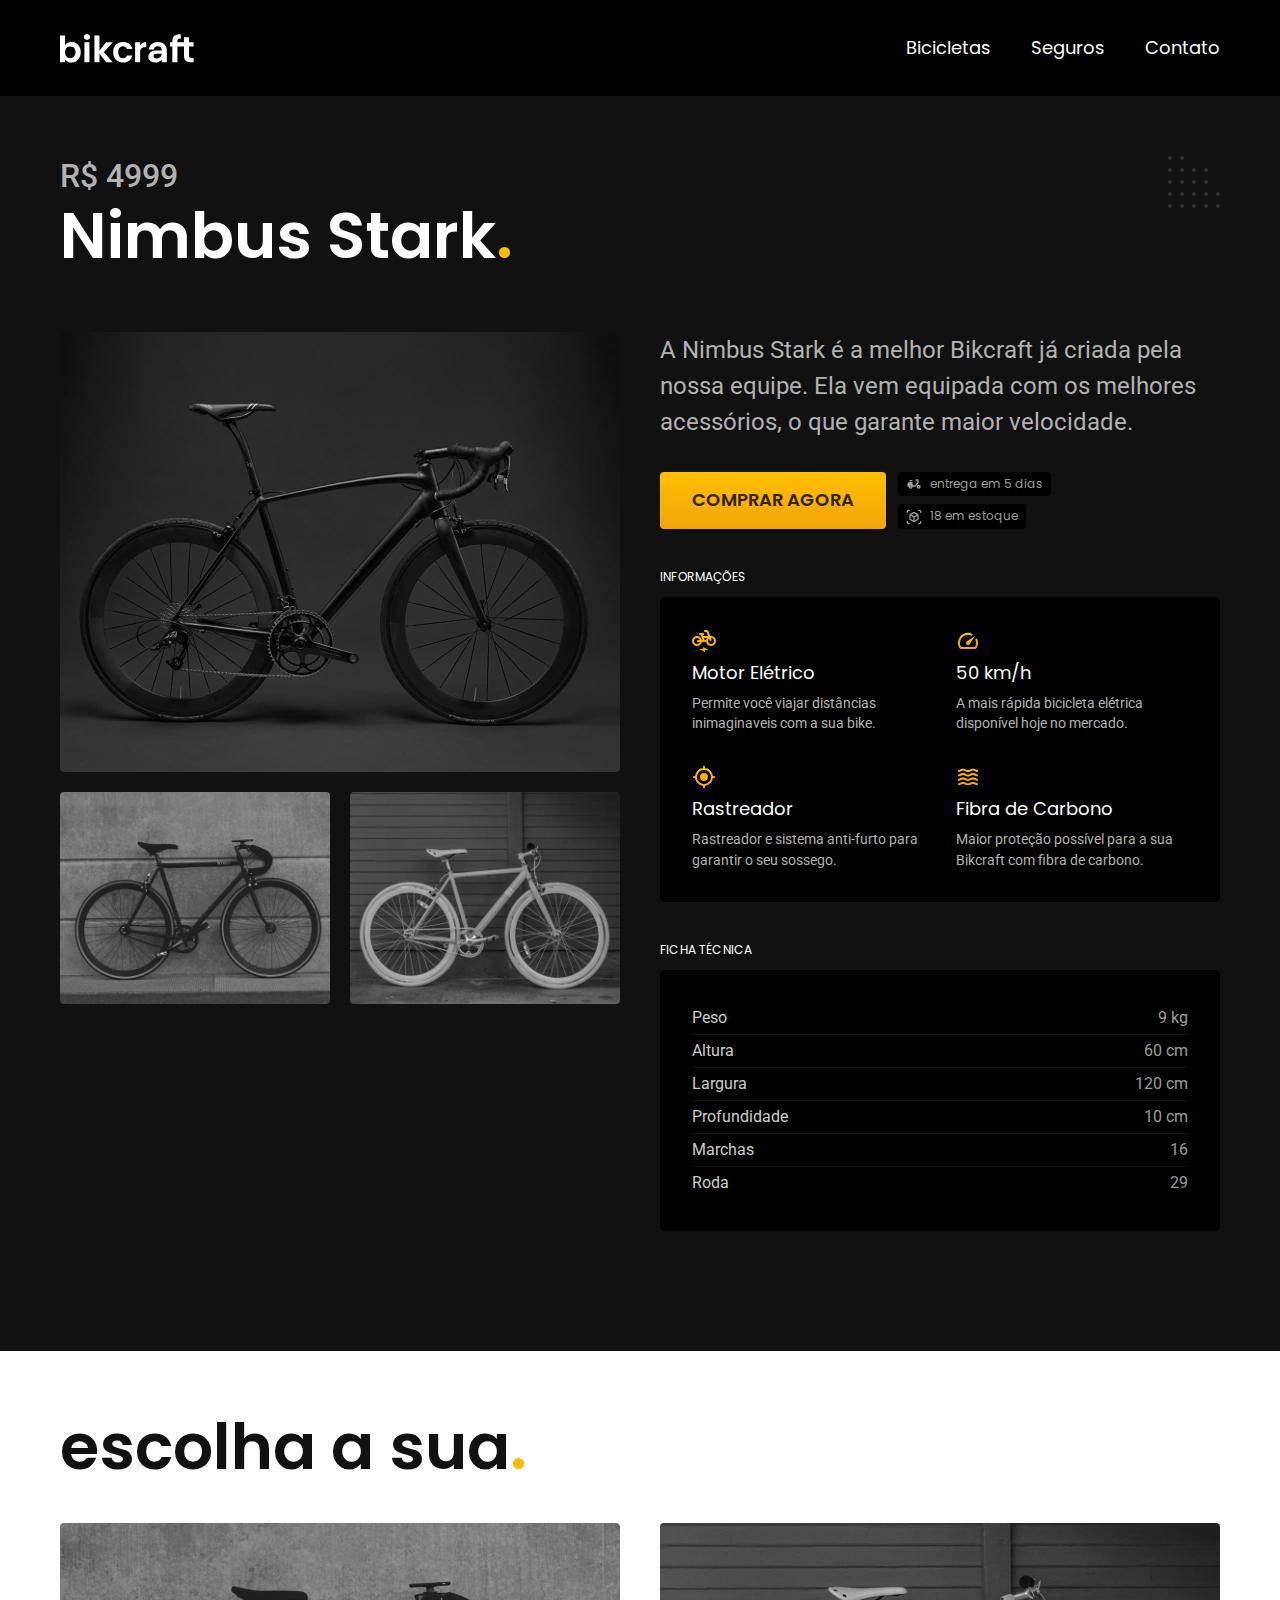
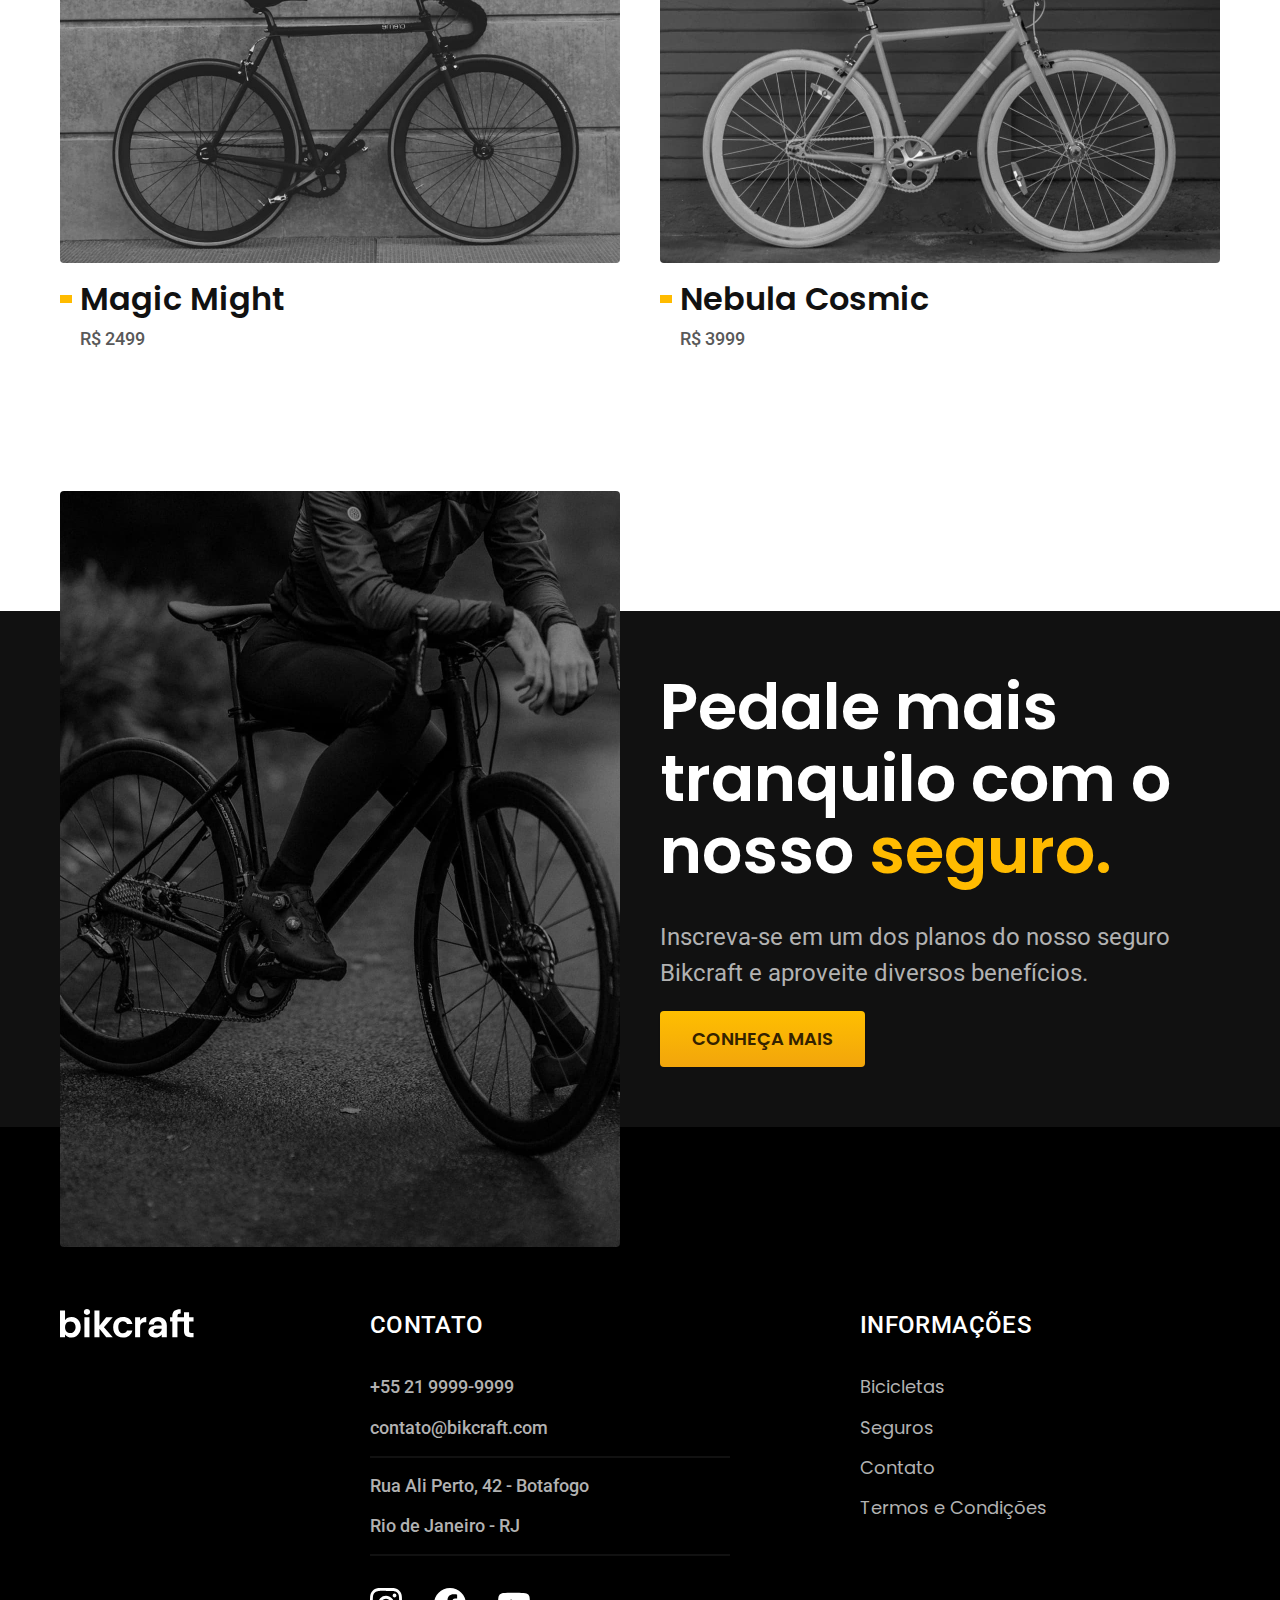
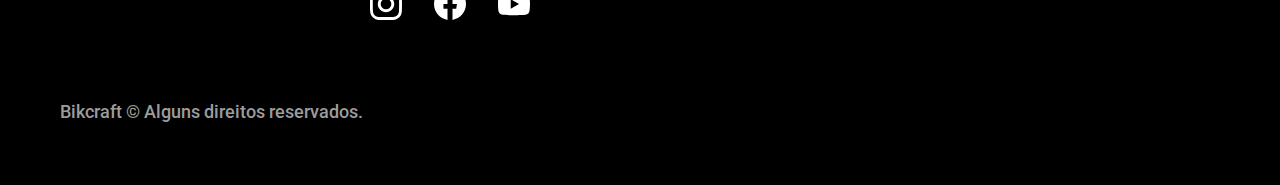
<file: bicicletas/nimbus.html>
<!DOCTYPE html>
<html lang="pt-br">

<head>
  <meta charset="UTF-8">
  <meta name="viewport" content="width=device-width, initial-scale=1.0">

  <title>Nimbus | Bikcraft</title>
  <meta name="description" content="Nimbus.">

  <link rel="preload" href="../css/style.css" as="style">
  <link rel="stylesheet" href="../css/style.css">
  <script>document.documentElement.classList.add('js');</script>


  <link rel="preconnect" href="https://fonts.googleapis.com">
  <link rel="preconnect" href="https://fonts.gstatic.com" crossorigin>
  <link href="https://fonts.googleapis.com/css2?family=Merriweather:ital,wght@1,900&family=Poppins:wght@400;500;600&family=Roboto:wght@400;500&display=swap" rel="stylesheet">
</head>

<body id="bicicleta">
  <header class="header-bg">
    <div class="header container">
      <a href="../">
        <img src="../img/bikcraft.svg" alt="Bikcraft">
      </a>

      <nav aria-label="primaria">
        <ul class="header-menu font-1-m cor-0">
          <li><a href="../bicicletas.html">Bicicletas</a></li>
          <li><a href="../seguros.html">Seguros</a></li>
          <li><a href="../contato.html">Contato</a></li>
        </ul>
      </nav>
    </div>
  </header>

  <main class="titulo-bg">
    <div>
      <div class="titulo container">
        <p class="font-2-xl cor-5">R$ 4999</p>
        <h1 class="font-1-xxl cor-0">Nimbus Stark<span class="cor-p1">.</span></h1>
      </div>
    </div>
    <div class="bicicleta container">
      <div class="bicicleta-imagens">
        <img src="../img/bicicleta/nimbus1.jpg" alt="">
        <img src="../img/bicicleta/nimbus2.jpg" alt="">
        <img src="../img/bicicleta/nimbus3.jpg" alt="">
      </div>
      <div class="bicicleta-conteudo">
        <p class="font-2-l cor-5">A Nimbus Stark é a melhor Bikcraft já criada pela nossa equipe. Ela vem equipada com os melhores acessórios, o que garante maior velocidade.</p>
        <div class="bicicleta-comprar">
          <a class="botao" href="../orcamento.html?tipo=bikcraft&produto=nimbus">Comprar Agora</a>
          <span class="font-1-xs cor-6"><img src="../img/icones/entrega.svg" alt=""> entrega em 5 dias</span>
          <span class="font-1-xs cor-6"><img src="../img/icones/estoque.svg" alt=""> 18 em estoque</span>
        </div>

        <h2 class="font-1-xs cor-0">Informações</h2>
        <ul class="bicicleta-informacoes">
          <li>
            <img src="../img/icones/eletrica.svg" alt="">
            <h3 class="font-1-m cor-0">Motor Elétrico</h3>
            <p class="font-2-xs cor-5">Permite você viajar distâncias inimaginaveis com a sua bike.</p>
          </li>
          <li>
            <img src="../img/icones/velocidade.svg" alt="">
            <h3 class="font-1-m cor-0">50 km/h</h3>
            <p class="font-2-xs cor-5">A mais rápida bicicleta elétrica disponível hoje no mercado.</p>
          </li>
          <li>
            <img src="../img/icones/rastreador.svg" alt="">
            <h3 class="font-1-m cor-0">Rastreador</h3>
            <p class="font-2-xs cor-5">Rastreador e sistema anti-furto para garantir o seu sossego.</p>
          </li>
          <li>
            <img src="../img/icones/carbono.svg" alt="">
            <h3 class="font-1-m cor-0">Fibra de Carbono</h3>
            <p class="font-2-xs cor-5">Maior proteção possível para a sua Bikcraft com fibra de carbono.</p>
          </li>
        </ul>
        <h2 class="font-1-xs cor-0">Ficha Técnica</h2>
        <ul class="bicicleta-ficha font-2-s cor-4">
          <li>Peso <span>9 kg</span></li>
          <li>Altura <span>60 cm</span></li>
          <li>Largura <span>120 cm</span></li>
          <li>Profundidade <span>10 cm</span></li>
          <li>Marchas <span>16</span></li>
          <li>Roda <span>29</span></li>
        </ul>
      </div>
    </div>
  </main>

  <article class="bicicletas-lista container">
    <h2 class="font-1-xxl">escolha a sua<span class="cor-p1">.</span></h2>

    <ul>
      <li>
        <a href="./magic.html">
          <img src="../img/bicicletas/magic.jpg" alt="Bicicleta preta">
          <h3 class="font-1-xl">Magic Might</h3>
          <span class="font-2-m cor-8">R$ 2499</span>
        </a>
      </li>
      <li>
        <a href="./nebula.html">
          <img src="../img/bicicletas/nebula.jpg" alt="Bicicleta preta">
          <h3 class="font-1-xl">Nebula Cosmic</h3>
          <span class="font-2-m cor-8">R$ 3999</span>
        </a>
      </li>
    </ul>
  </article>

  <article class="seguro-bg">
    <div class="seguro container">
      <div class="seguro-imagem">
        <img src="../img/fotos/seguros.jpg" alt="Pessoa parada em cima de uma bicicleta.">
      </div>
      <div class="seguro-conteudo">
        <h2 class="font-1-xxl cor-0">Pedale mais tranquilo com o nosso <span class="cor-p1">seguro.</span></h2>
        <p class="font-2-l cor-5">Inscreva-se em um dos planos do nosso seguro Bikcraft e aproveite diversos benefícios.</p>
        <a class="botao" href="../seguros.html">Conheça Mais</a>
      </div>
    </div>
  </article>

  <footer class="footer-bg">
    <div class="footer container">
      <img src="../img/bikcraft.svg" alt="Bikcraft">
      <div class="footer-contato">
        <h3 class="font-2-l-b cor-0">Contato</h3>
        <ul class="font-2-m cor-5">
          <li><a href="tel:+552199999999">+55 21 9999-9999</a></li>
          <li><a href="mailto:contato@bikcraft.com">contato@bikcraft.com</a></li>
          <li>Rua Ali Perto, 42 - Botafogo</li>
          <li>Rio de Janeiro - RJ</li>
        </ul>
        <div class="footer-redes">
          <a href="../">
            <img src="../img/redes/instagram.svg" alt="Instagram">
          </a>
          <a href="../">
            <img src="../img/redes/facebook.svg" alt="Facebook">
          </a>
          <a href="../">
            <img src="../img/redes/youtube.svg" alt="Youtube">
          </a>
        </div>
      </div>
      <div class="footer-informacoes">
        <h3 class="font-2-l-b cor-0">Informações</h3>
        <nav>
          <ul class="font-1-m cor-5">
            <li><a href="../bicicletas.html">Bicicletas</a></li>
            <li><a href="../seguros.html">Seguros</a></li>
            <li><a href="../contato.html">Contato</a></li>
            <li><a href="../termos.html">Termos e Condições</a></li>
          </ul>
        </nav>
      </div>
      <p class="footer-copy font-2-m cor-6">Bikcraft © Alguns direitos reservados.</p>
    </div>
  </footer>
  <script src="../js/script.js"></script>
</body>

</html>
</file>
<file: css/style.css>
@import "./global/global.css";
@import "./utilidades/tipografia.css";
@import "./utilidades/cores.css";
@import "./utilidades/animacao.css";
@import "./global/header.css";
@import "./global/footer.css";
@import "./utilidades/componentes.css";
@import "./utilidades/formulario.css";
@import "./home/introducao.css";
@import "./home/tecnologia.css";
@import "./home/parceiros.css";
@import "./home/depoimento.css";
@import "./bicicletas/bicicletas-lista.css";
@import "./bicicletas/bicicletas.css";
@import "./bicicleta/bicicleta.css";
@import "./bicicleta/seguro.css";
@import "./seguros/seguros.css";
@import "./seguros/vantagens.css";
@import "./seguros/perguntas.css";
@import "./contato/contato.css";
@import "./contato/lojas.css";
@import "./orcamento/orcamento.css";
@import "./termos/termos.css";
</file>
<file: bikcraft/css/style.css>
@import "./global/global.css";
@import "./utilidades/tipografia.css";
@import "./utilidades/cores.css";
@import "./utilidades/animacao.css";
@import "./global/header.css";
@import "./global/footer.css";
@import "./utilidades/componentes.css";
@import "./utilidades/formulario.css";
@import "./home/introducao.css";
@import "./home/tecnologia.css";
@import "./home/parceiros.css";
@import "./home/depoimento.css";
@import "./bicicletas/bicicletas-lista.css";
@import "./bicicletas/bicicletas.css";
@import "./bicicleta/bicicleta.css";
@import "./bicicleta/seguro.css";
@import "./seguros/seguros.css";
@import "./seguros/vantagens.css";
@import "./seguros/perguntas.css";
@import "./contato/contato.css";
@import "./contato/lojas.css";
@import "./orcamento/orcamento.css";
@import "./termos/termos.css";
</file>
